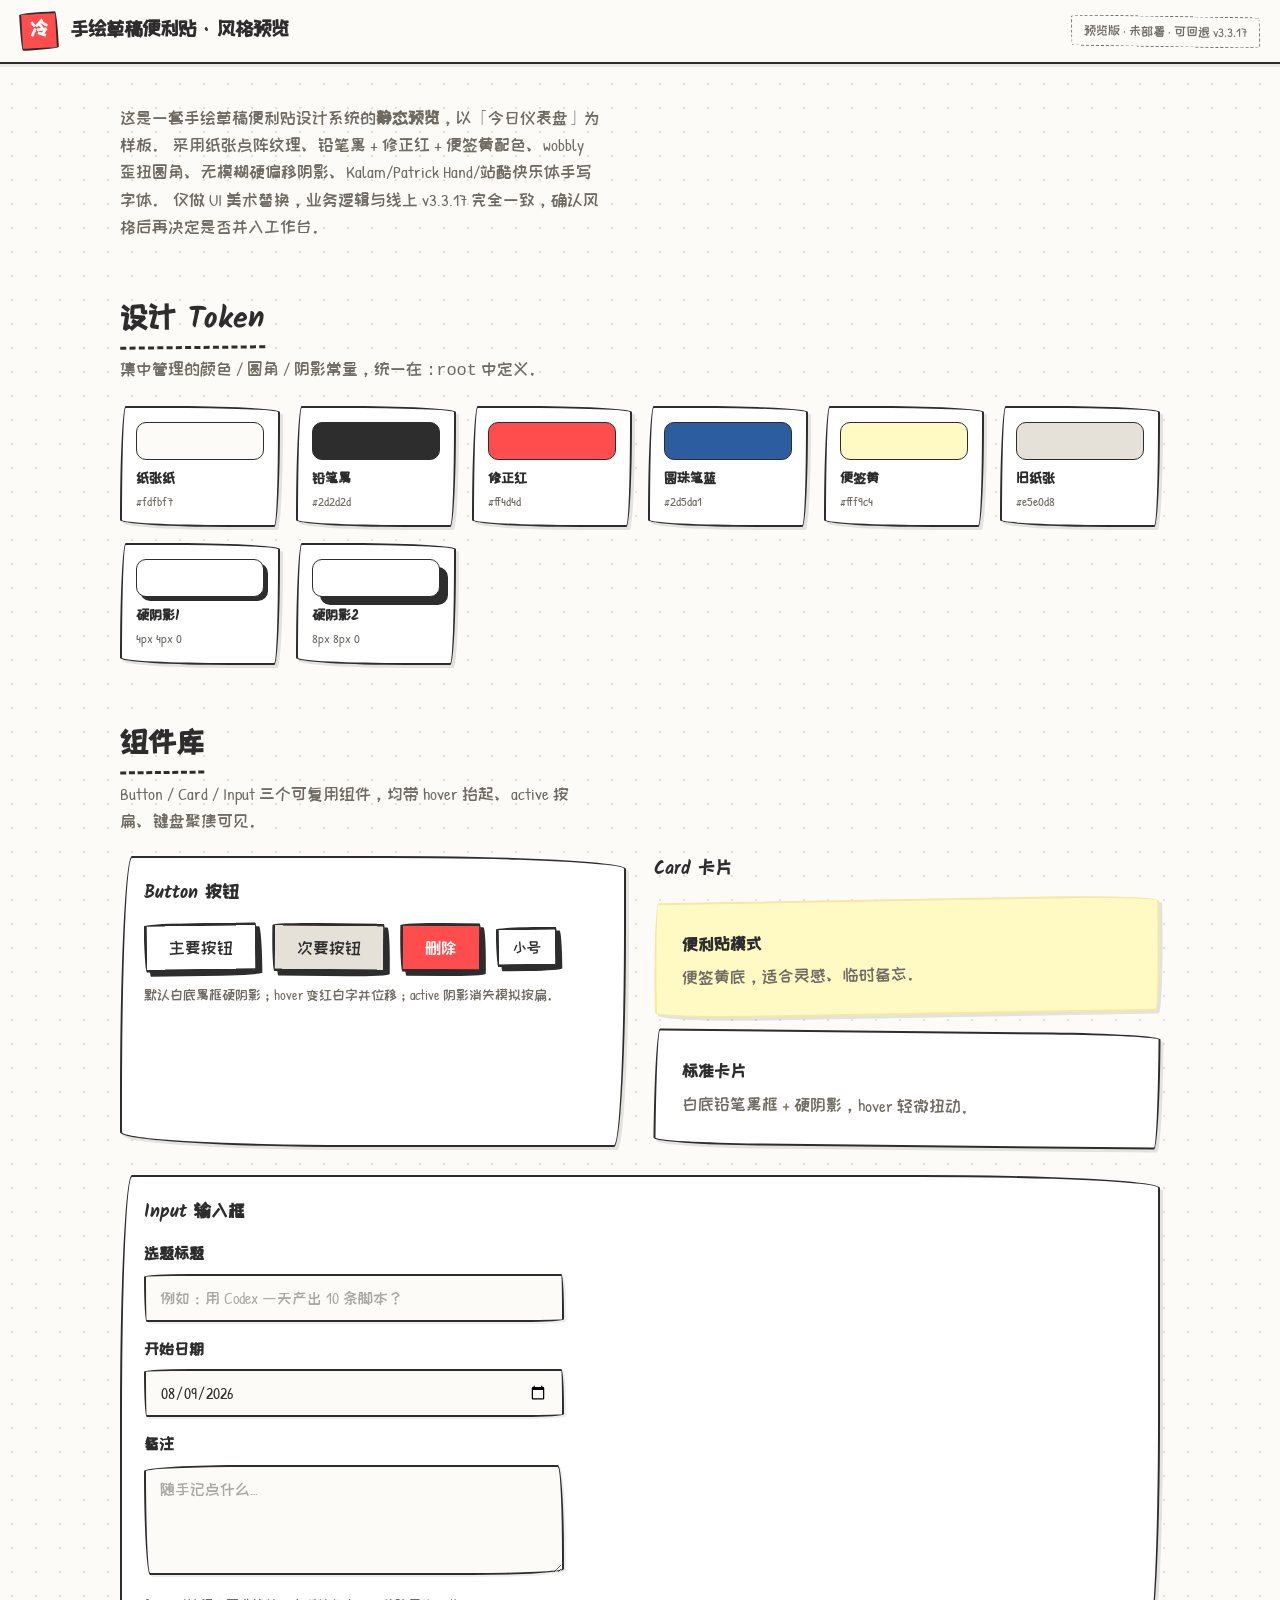
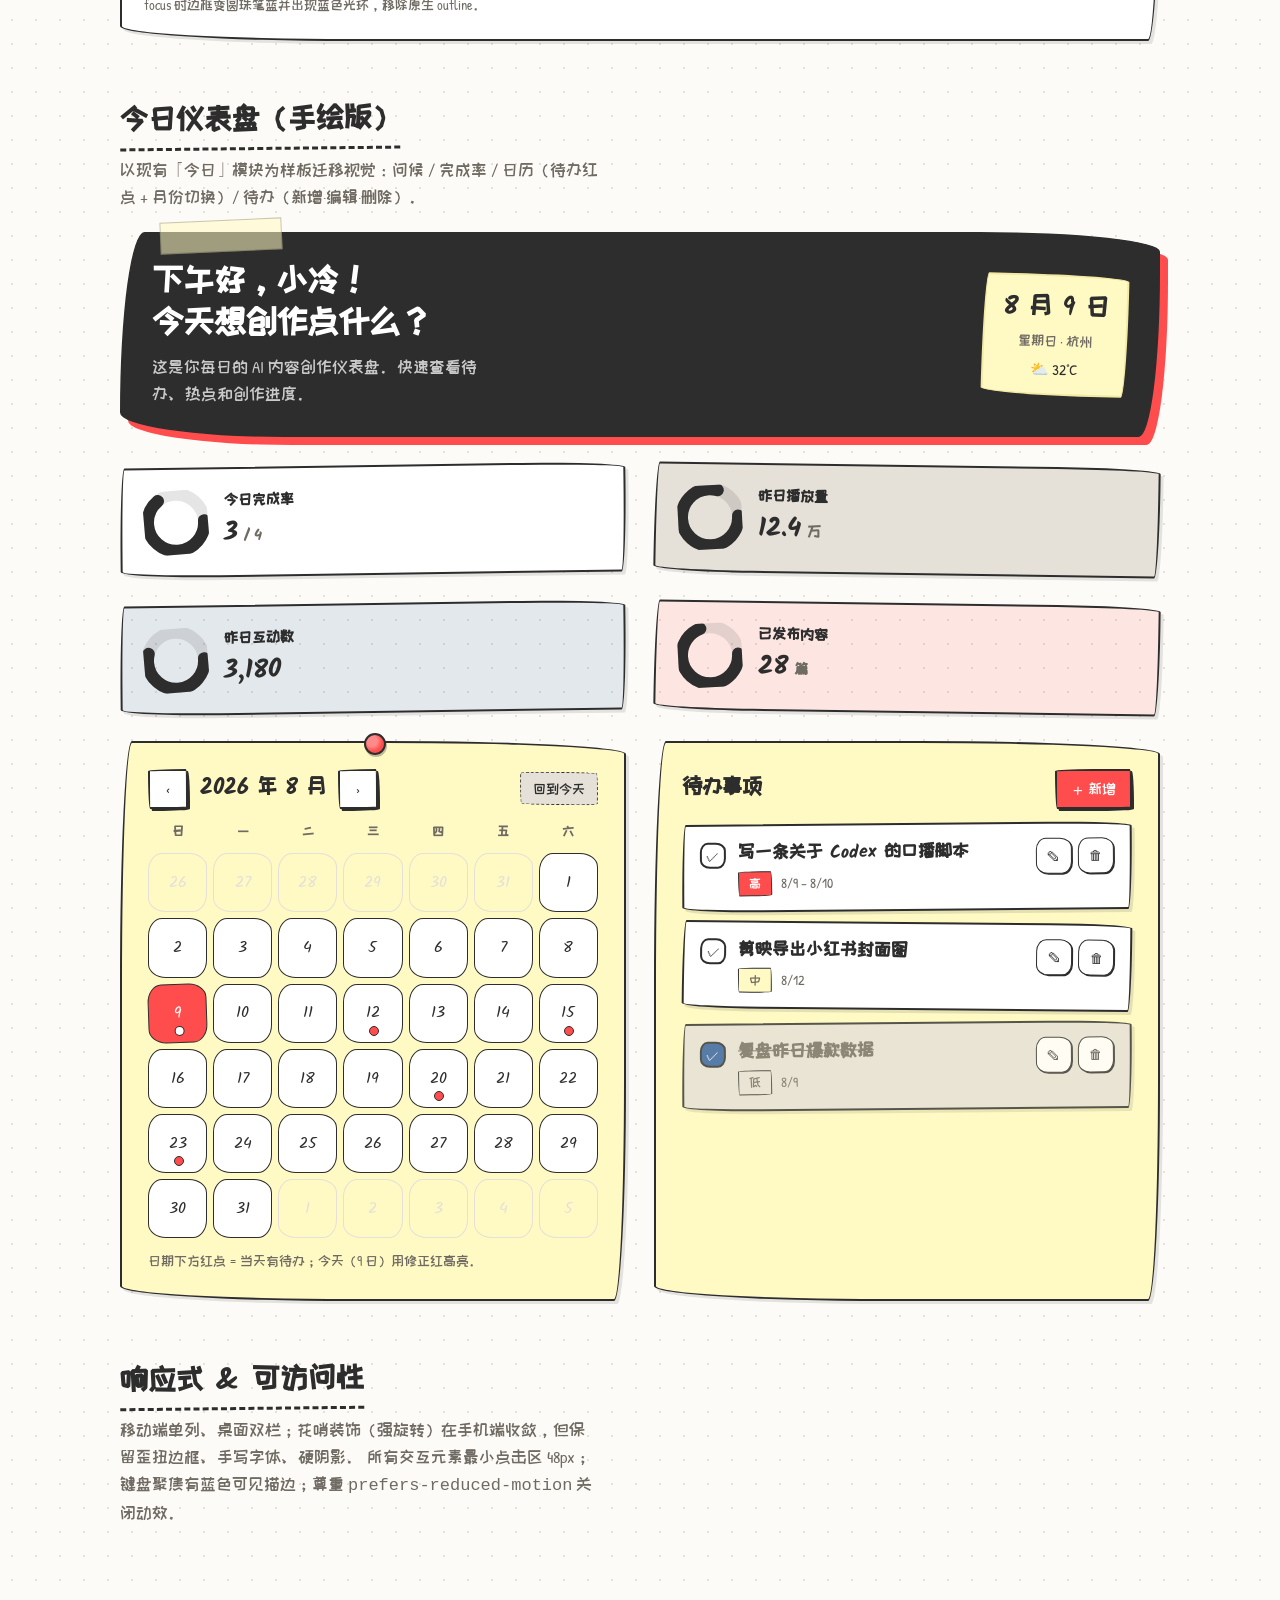
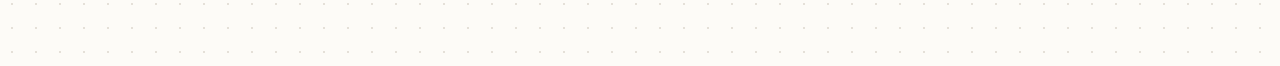
<file: handrawn-preview.html>
<!DOCTYPE html>
<html lang="zh-CN">
<head>
<meta charset="UTF-8">
<meta name="viewport" content="width=device-width, initial-scale=1.0, viewport-fit=cover">
<title>小冷 · 手绘风格预览（v3.3.17-preview）</title>

<!-- 字体：Kalam(Kalam 标题) + Patrick Hand(正文) + ZCOOL KuaiLe(中文手写体) -->
<link rel="preconnect" href="https://fonts.googleapis.com">
<link rel="preconnect" href="https://fonts.gstatic.com" crossorigin>
<link href="https://fonts.googleapis.com/css2?family=Kalam:wght@400;700&family=Patrick+Hand&family=ZCOOL+KuaiLe&display=swap" rel="stylesheet">

<link rel="stylesheet" href="css/handrawn-preview.css">
</head>
<body>

<!-- 顶栏 -->
<header class="preview-topbar">
  <span class="preview-logo">冷</span>
  <h1>手绘草稿便利贴 · 风格预览</h1>
  <span class="preview-tag">预览版 · 未部署 · 可回退 v3.3.17</span>
</header>

<main class="preview-wrap">

  <!-- 说明 -->
  <section class="section" style="margin-top:8px;">
    <p class="section-sub" style="margin-bottom:0;">
      这是一套手绘草稿便利贴设计系统的<strong>静态预览</strong>，以「今日仪表盘」为样板。
      采用纸张点阵纹理、铅笔黑 + 修正红 + 便签黄配色、wobbly 歪扭圆角、无模糊硬偏移阴影、Kalam/Patrick Hand/站酷快乐体手写字体。
      仅做 UI 美术替换，业务逻辑与线上 v3.3.17 完全一致，确认风格后再决定是否并入工作台。
    </p>
  </section>

  <!-- 设计 Token 速览 -->
  <section class="section">
    <h2 class="section-title">设计 Token</h2>
    <p class="section-sub">集中管理的颜色 / 圆角 / 阴影常量，统一在 <code>:root</code> 中定义。</p>
    <div class="token-grid">
      <div class="token"><div class="swatch" style="background:#fdfbf7;"></div><div class="t-name">纸张纸</div><div class="t-val">#fdfbf7</div></div>
      <div class="token"><div class="swatch" style="background:#2d2d2d;"></div><div class="t-name">铅笔黑</div><div class="t-val">#2d2d2d</div></div>
      <div class="token"><div class="swatch" style="background:#ff4d4d;"></div><div class="t-name">修正红</div><div class="t-val">#ff4d4d</div></div>
      <div class="token"><div class="swatch" style="background:#2d5da1;"></div><div class="t-name">圆珠笔蓝</div><div class="t-val">#2d5da1</div></div>
      <div class="token"><div class="swatch" style="background:#fff9c4;"></div><div class="t-name">便签黄</div><div class="t-val">#fff9c4</div></div>
      <div class="token"><div class="swatch" style="background:#e5e0d8;"></div><div class="t-name">旧纸张</div><div class="t-val">#e5e0d8</div></div>
      <div class="token"><div class="swatch" style="background:#fff;box-shadow:4px 4px 0 0 #2d2d2d;"></div><div class="t-name">硬阴影1</div><div class="t-val">4px 4px 0</div></div>
      <div class="token"><div class="swatch" style="background:#fff;box-shadow:8px 8px 0 0 #2d2d2d;"></div><div class="t-name">硬阴影2</div><div class="t-val">8px 8px 0</div></div>
    </div>
  </section>

  <!-- 组件 Demo -->
  <section class="section">
    <h2 class="section-title">组件库</h2>
    <p class="section-sub">Button / Card / Input 三个可复用组件，均带 hover 抬起、active 按扁、键盘聚焦可见。</p>
    <div class="demo-grid">

      <div class="demo-box">
        <h3>Button 按钮</h3>
        <div class="demo-row">
          <button class="btn">主要按钮</button>
          <button class="btn btn--secondary">次要按钮</button>
          <button class="btn btn--danger">删除</button>
          <button class="btn btn--sm">小号</button>
        </div>
        <p class="demo-note">默认白底黑框硬阴影；hover 变红白字并位移；active 阴影消失模拟按扁。</p>
      </div>

      <div class="demo-box card--tape" style="border:none;box-shadow:none;background:transparent;padding:0;">
        <h3 style="font-family:var(--font-title);font-weight:700;font-size:18px;margin-bottom:14px;">Card 卡片</h3>
        <div class="card card--note" style="transform:rotate(-1deg);">
          <strong>便利贴模式</strong>
          <p style="margin-top:6px;color:var(--ink-soft);">便签黄底，适合灵感、临时备忘。</p>
        </div>
        <div class="card" style="margin-top:16px;transform:rotate(0.6deg);">
          <strong>标准卡片</strong>
          <p style="margin-top:6px;color:var(--ink-soft);">白底铅笔黑框 + 硬阴影，hover 轻微扭动。</p>
        </div>
      </div>

      <div class="demo-box" style="grid-column: 1 / -1;">
        <h3>Input 输入框</h3>
        <div style="max-width:420px;">
          <label class="field">
            <span class="field-label">选题标题</span>
            <input class="input" type="text" placeholder="例如：用 Codex 一天产出 10 条脚本？">
          </label>
          <label class="field">
            <span class="field-label">开始日期</span>
            <input class="input" type="date" value="2026-08-09">
          </label>
          <label class="field" style="margin-bottom:0;">
            <span class="field-label">备注</span>
            <textarea class="textarea" placeholder="随手记点什么…"></textarea>
          </label>
        </div>
        <p class="demo-note">focus 时边框变圆珠笔蓝并出现蓝色光环，移除原生 outline。</p>
      </div>

    </div>
  </section>

  <!-- 今日仪表盘 mock -->
  <section class="section">
    <h2 class="section-title">今日仪表盘（手绘版）</h2>
    <p class="section-sub">以现有「今日」模块为样板迁移视觉：问候 / 完成率 / 日历（待办红点 + 月份切换）/ 待办（新增·编辑·删除）。</p>

    <!-- 问候 Hero -->
    <div class="hero">
      <div>
        <div class="hero-greet">下午好，<span class="hero-name">小冷</span>！<br>今天想创作点什么？</div>
        <div class="hero-sub">这是你每日的 AI 内容创作仪表盘。快速查看待办、热点和创作进度。</div>
      </div>
      <div class="hero-date" aria-label="今天日期">
        <div class="d-num">8 月 9 日</div>
        <div class="d-txt">星期日 · 杭州</div>
        <div class="d-weather">⛅ 32°C</div>
      </div>
    </div>

    <!-- 统计卡片 -->
    <div class="stat-grid">
      <div class="stat-card stat-card--white">
        <svg class="stat-ring" viewBox="0 0 36 36" aria-hidden="true">
          <circle class="track" cx="18" cy="18" r="15.9"></circle>
          <circle class="bar" cx="18" cy="18" r="15.9" stroke-dasharray="100" stroke-dashoffset="35"></circle>
        </svg>
        <div class="stat-info">
          <div class="stat-label">今日完成率</div>
          <div class="stat-value">3<span class="unit"> / 4</span></div>
        </div>
      </div>
      <div class="stat-card stat-card--paper">
        <svg class="stat-ring" viewBox="0 0 36 36" aria-hidden="true">
          <circle class="track" cx="18" cy="18" r="15.9"></circle>
          <circle class="bar" cx="18" cy="18" r="15.9" stroke-dasharray="100" stroke-dashoffset="20"></circle>
        </svg>
        <div class="stat-info">
          <div class="stat-label">昨日播放量</div>
          <div class="stat-value">12.4<span class="unit"> 万</span></div>
        </div>
      </div>
      <div class="stat-card stat-card--blue">
        <svg class="stat-ring" viewBox="0 0 36 36" aria-hidden="true">
          <circle class="track" cx="18" cy="18" r="15.9"></circle>
          <circle class="bar" cx="18" cy="18" r="15.9" stroke-dasharray="100" stroke-dashoffset="45"></circle>
        </svg>
        <div class="stat-info">
          <div class="stat-label">昨日互动数</div>
          <div class="stat-value">3,180</div>
        </div>
      </div>
      <div class="stat-card stat-card--red">
        <svg class="stat-ring" viewBox="0 0 36 36" aria-hidden="true">
          <circle class="track" cx="18" cy="18" r="15.9"></circle>
          <circle class="bar" cx="18" cy="18" r="15.9" stroke-dasharray="100" stroke-dashoffset="30"></circle>
        </svg>
        <div class="stat-info">
          <div class="stat-label">已发布内容</div>
          <div class="stat-value">28<span class="unit"> 篇</span></div>
        </div>
      </div>
    </div>

    <!-- 日历 + 待办 -->
    <div class="dash-row">

      <!-- 日历 -->
      <div class="card cal-card card--pin">
        <div class="cal-head">
          <button class="cal-nav" aria-label="上一月">‹</button>
          <span class="cal-title">2026 年 8 月</span>
          <button class="cal-nav" aria-label="下一月">›</button>
          <button class="cal-today-btn">回到今天</button>
        </div>
        <div class="cal-grid">
          <div class="cal-dow">日</div><div class="cal-dow">一</div><div class="cal-dow">二</div><div class="cal-dow">三</div><div class="cal-dow">四</div><div class="cal-dow">五</div><div class="cal-dow">六</div>
          <!-- 8/1 为周六，前置留空 -->
          <div class="cal-cell other">26</div><div class="cal-cell other">27</div><div class="cal-cell other">28</div><div class="cal-cell other">29</div><div class="cal-cell other">30</div><div class="cal-cell other">31</div>
          <div class="cal-cell">1</div><div class="cal-cell">2</div><div class="cal-cell">3</div><div class="cal-cell">4</div><div class="cal-cell">5</div><div class="cal-cell">6</div><div class="cal-cell">7</div><div class="cal-cell">8</div>
          <div class="cal-cell today has-todo">9</div><div class="cal-cell">10</div><div class="cal-cell">11</div><div class="cal-cell has-todo">12</div><div class="cal-cell">13</div><div class="cal-cell">14</div><div class="cal-cell has-todo">15</div>
          <div class="cal-cell">16</div><div class="cal-cell">17</div><div class="cal-cell">18</div><div class="cal-cell">19</div><div class="cal-cell has-todo">20</div><div class="cal-cell">21</div><div class="cal-cell">22</div>
          <div class="cal-cell has-todo">23</div><div class="cal-cell">24</div><div class="cal-cell">25</div><div class="cal-cell">26</div><div class="cal-cell">27</div><div class="cal-cell">28</div><div class="cal-cell">29</div>
          <div class="cal-cell">30</div><div class="cal-cell">31</div><div class="cal-cell other">1</div><div class="cal-cell other">2</div><div class="cal-cell other">3</div><div class="cal-cell other">4</div><div class="cal-cell other">5</div>
        </div>
        <p class="demo-note" style="margin-top:12px;">日期下方红点 = 当天有待办；今天（9 日）用修正红高亮。</p>
      </div>

      <!-- 待办 -->
      <div class="card todo-card">
        <div class="todo-head">
          <span class="panel-title">待办事项</span>
          <button class="todo-add" aria-label="新增待办">＋ 新增</button>
        </div>
        <div class="todo-list">
          <div class="todo-item">
            <button class="todo-check" aria-label="标记完成">✓</button>
            <div class="todo-main">
              <div class="todo-text">写一条关于 Codex 的口播脚本</div>
              <div class="todo-meta"><span class="todo-pill high">高</span> 8/9 – 8/10</div>
            </div>
            <div class="todo-actions">
              <button class="todo-act" aria-label="编辑" title="编辑">✎</button>
              <button class="todo-act danger" aria-label="删除" title="删除">🗑</button>
            </div>
          </div>
          <div class="todo-item">
            <button class="todo-check" aria-label="标记完成">✓</button>
            <div class="todo-main">
              <div class="todo-text">剪映导出小红书封面图</div>
              <div class="todo-meta"><span class="todo-pill mid">中</span> 8/12</div>
            </div>
            <div class="todo-actions">
              <button class="todo-act" aria-label="编辑" title="编辑">✎</button>
              <button class="todo-act danger" aria-label="删除" title="删除">🗑</button>
            </div>
          </div>
          <div class="todo-item done">
            <button class="todo-check" aria-label="已完成">✓</button>
            <div class="todo-main">
              <div class="todo-text">复盘昨日爆款数据</div>
              <div class="todo-meta"><span class="todo-pill low">低</span> 8/9</div>
            </div>
            <div class="todo-actions">
              <button class="todo-act" aria-label="编辑" title="编辑">✎</button>
              <button class="todo-act danger" aria-label="删除" title="删除">🗑</button>
            </div>
          </div>
        </div>
      </div>

    </div>
  </section>

  <!-- 响应式说明 -->
  <section class="section">
    <h2 class="section-title">响应式 &amp; 可访问性</h2>
    <p class="section-sub">
      移动端单列、桌面双栏；花哨装饰（强旋转）在手机端收敛，但保留歪扭边框、手写字体、硬阴影。
      所有交互元素最小点击区 48px；键盘聚焦有蓝色可见描边；尊重 <code>prefers-reduced-motion</code> 关闭动效。
    </p>
  </section>

</main>

</body>
</html>
</file>
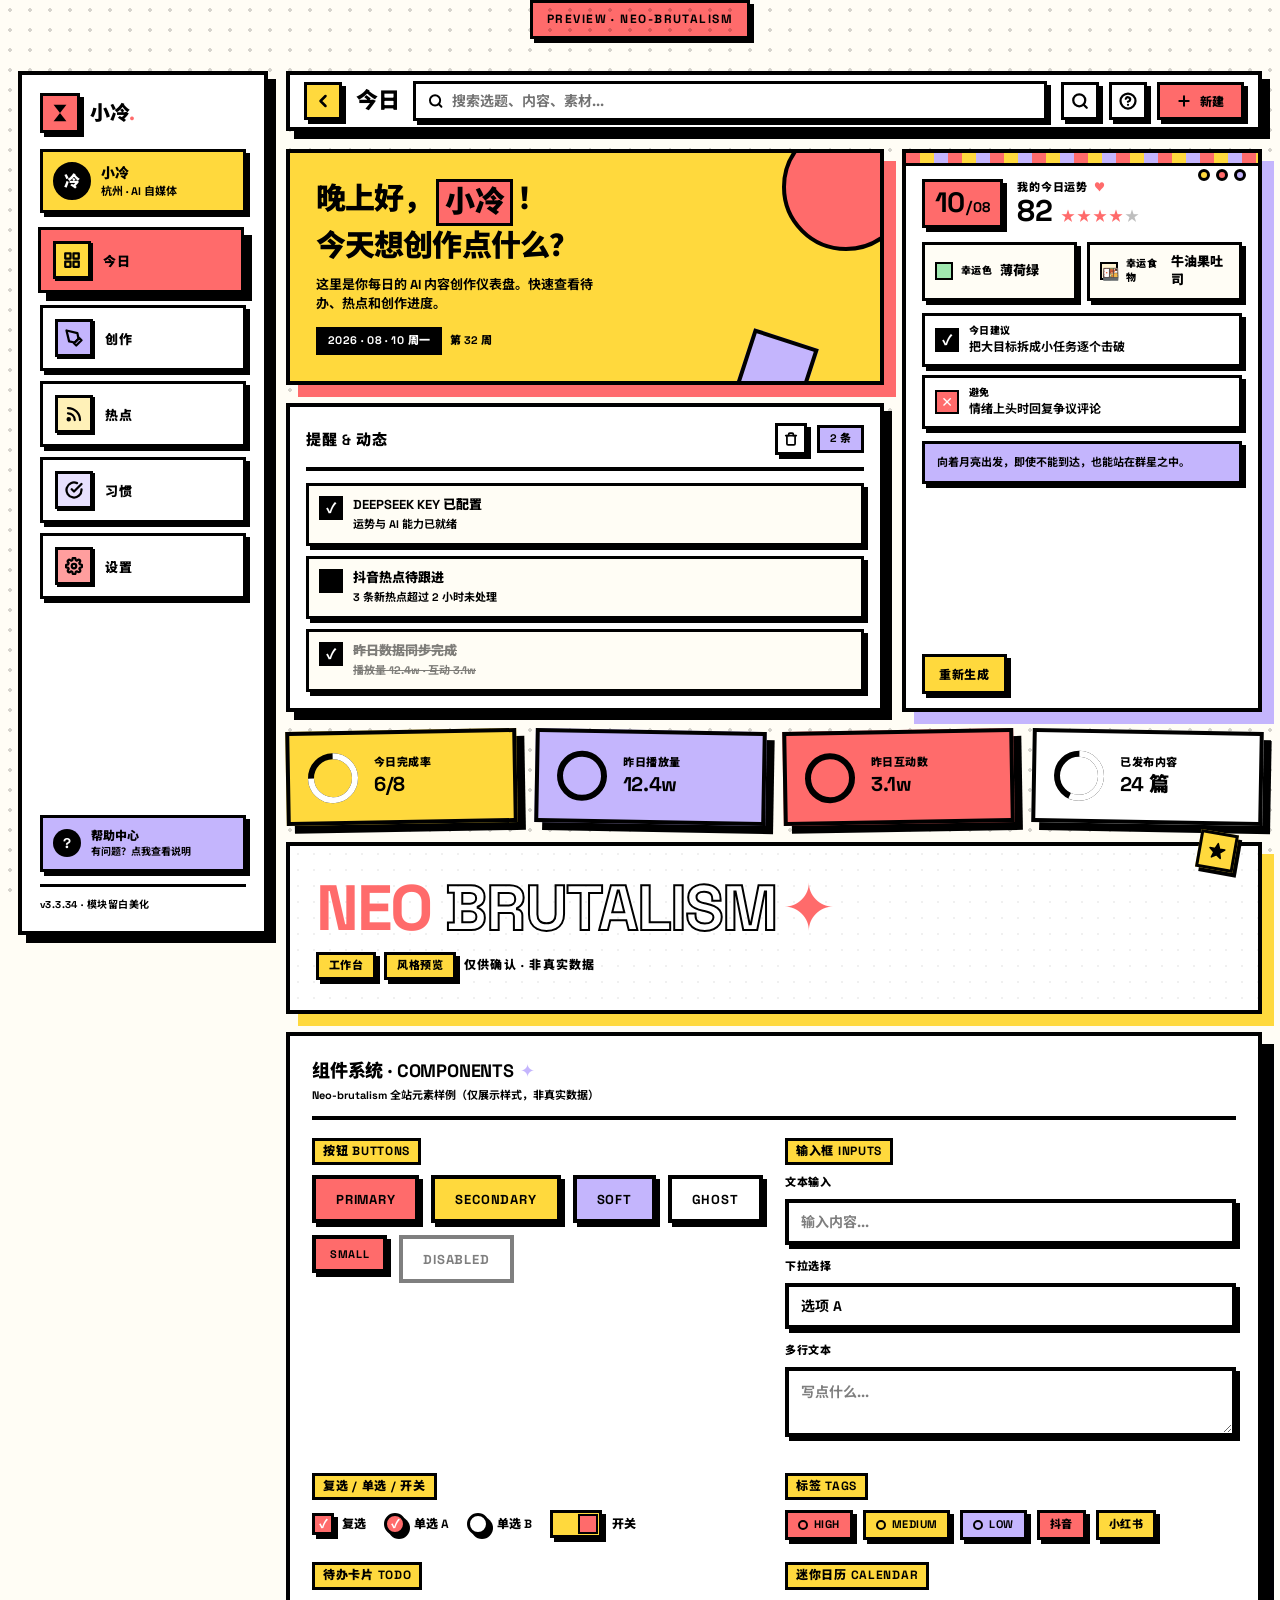
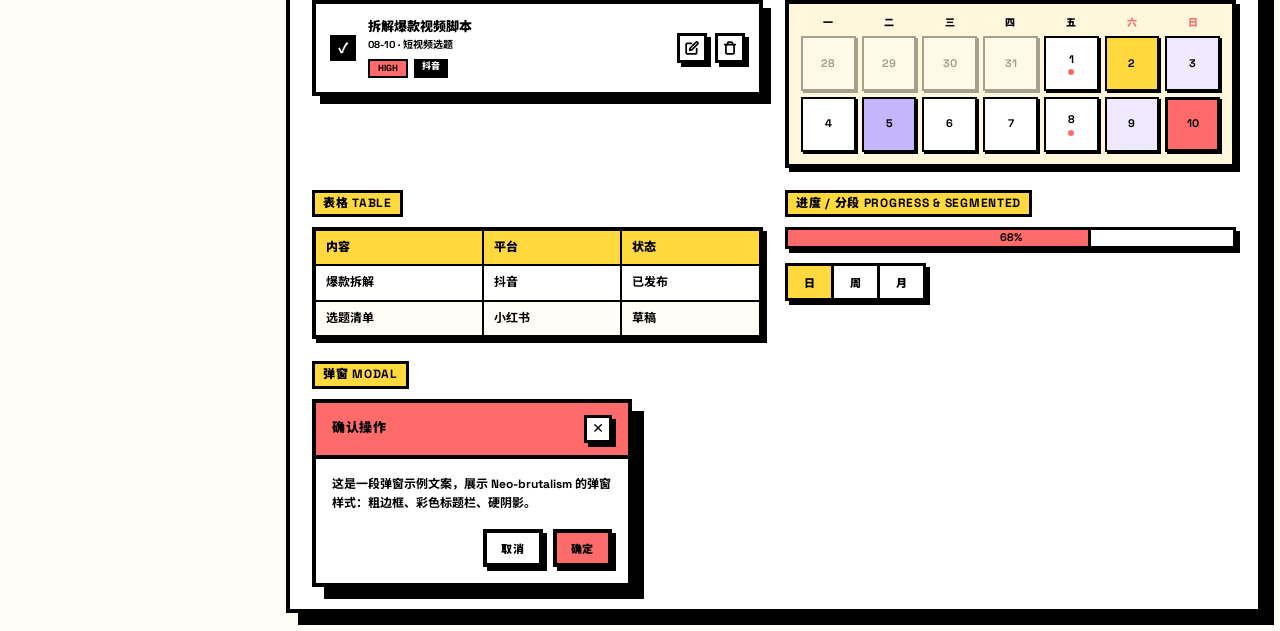
<file: neo-brutalism-preview.html>
<!DOCTYPE html>
<html lang="zh-CN">
<head>
<meta charset="UTF-8">
<meta name="viewport" content="width=device-width, initial-scale=1.0, maximum-scale=5.0">
<title>Neo-brutalism 预览 · 小冷工作台</title>
<link rel="preconnect" href="https://fonts.googleapis.com">
<link rel="preconnect" href="https://fonts.gstatic.com" crossorigin>
<link href="https://fonts.googleapis.com/css2?family=Space+Grotesk:wght@700;900&family=Noto+Sans+SC:wght@700;900&display=swap" rel="stylesheet">
<style>
/* ==========================================================================
   NEO-BRUTALISM PREVIEW  ·  参考 designprompts.dev/neo-brutalism + playful-geometric
   仅用于预览，不动真实项目逻辑
   ========================================================================== */
:root{
  --neo-bg:#FFFDF5;          /* 奶油背景 */
  --neo-ink:#000000;         /* 纯黑：文字/边框/阴影 */
  --neo-accent:#FF6B6B;      /* 热红 主色 */
  --neo-secondary:#FFD93D;   /* 明黄 辅助 */
  --neo-soft:#C4B5FD;        /* 淡紫 柔和 */
  --neo-white:#FFFFFF;       /* 白 */
  --neo-shadow-sm:4px 4px 0 0 #000;
  --neo-shadow-md:8px 8px 0 0 #000;
  --neo-shadow-lg:12px 12px 0 0 #000;
  --neo-radius:0px;          /* 一律直角 */
  --neo-sidebar-w:250px;
  --neo-topbar-h:60px;
  --neo-font:'Space Grotesk','Noto Sans SC',system-ui,sans-serif;
}
*{margin:0;padding:0;box-sizing:border-box}
html{font-size:14px}
body{
  font-family:var(--neo-font);
  font-weight:700;                 /* 正文 bold */
  background-color:var(--neo-bg);
  color:var(--neo-ink);
  line-height:1.45;
  min-height:100vh;
  -webkit-font-smoothing:antialiased;
}
/* 背景半色调点阵纹理 */
body::before{
  content:"";position:fixed;inset:0;z-index:0;pointer-events:none;
  background-image:radial-gradient(rgba(0,0,0,.05) 1.4px, transparent 1.4px);
  background-size:22px 22px;
}
button{font-family:inherit;font-weight:900;cursor:pointer;border:none;background:none;color:inherit}
input,textarea,select{font-family:inherit;font-weight:700;font-size:inherit;color:inherit;border:none;outline:none;background:none}
a{color:inherit;text-decoration:none}
ul,ol{list-style:none}
:focus-visible{outline:3px solid var(--neo-accent);outline-offset:2px}

/* ===== 预览标识 ===== */
.preview-badge{
  position:fixed;top:14px;left:14px;z-index:999;
  background:var(--neo-accent);color:#000;
  border:3px solid #000;box-shadow:var(--neo-shadow-sm);
  padding:8px 14px;font-weight:900;letter-spacing:.12em;font-size:12px;text-transform:uppercase;
  transform:rotate(-2deg);
}

/* ===== 浮动装饰（Playful geometric） ===== */
.deco{position:fixed;z-index:1;pointer-events:none}
.deco-star{top:110px;right:56px;width:56px;height:56px;color:var(--neo-secondary);transform:rotate(12deg)}
.deco-star2{bottom:90px;left:290px;width:42px;height:42px;color:var(--neo-accent);transform:rotate(-18deg)}
.deco-plus{top:60px;right:280px;width:34px;height:34px;color:#000;transform:rotate(8deg)}
.deco-circle{bottom:140px;right:90px;width:70px;height:70px;border:5px solid var(--neo-soft);border-radius:50%}
.deco-tri{top:300px;left:40px;width:0;height:0;border-left:20px solid transparent;border-right:20px solid transparent;border-bottom:34px solid var(--neo-secondary);transform:rotate(14deg)}
.deco-arrow{bottom:60px;right:220px;width:60px;height:60px;color:#000;transform:rotate(8deg)}

/* ===== App 布局 ===== */
.app{
  position:relative;z-index:2;
  max-width:1440px;margin:0 auto;
  display:grid;grid-template-columns:var(--neo-sidebar-w) 1fr;gap:18px;
  padding:18px;min-height:100vh;
}

/* ===== Sidebar ===== */
.sidebar{
  background:var(--neo-white);
  border:4px solid #000;box-shadow:var(--neo-shadow-md);border-radius:0;
  padding:18px;display:flex;flex-direction:column;gap:16px;
  position:sticky;top:18px;align-self:start;height:calc(100vh - 36px);overflow:auto;
}
.sidebar-header{display:flex;align-items:center;gap:10px}
.sidebar-logo{width:40px;height:40px;background:var(--neo-accent);border:3px solid #000;display:flex;align-items:center;justify-content:center;box-shadow:var(--neo-shadow-sm)}
.sidebar-title{font-weight:900;font-size:20px;letter-spacing:-.02em;text-transform:uppercase}
.sidebar-title .dot{color:var(--neo-accent)}
.sidebar-profile{display:flex;align-items:center;gap:10px;background:var(--neo-secondary);border:3px solid #000;padding:10px;box-shadow:var(--neo-shadow-sm)}
.avatar{width:38px;height:38px;background:#000;color:#fff;display:flex;align-items:center;justify-content:center;font-weight:900;font-size:16px;border:2px solid #000;border-radius:50%}
.profile-name{font-weight:900;font-size:14px}
.profile-desc{font-size:11px;font-weight:700}
.sidebar-nav{display:flex;flex-direction:column;gap:10px}
.nav-item{
  display:flex;align-items:center;gap:12px;width:100%;
  padding:11px 12px;background:var(--neo-white);
  border:3px solid #000;border-radius:0;box-shadow:var(--neo-shadow-sm);
  font-weight:900;text-transform:uppercase;letter-spacing:.06em;font-size:13px;
  transition:transform .1s linear,box-shadow .1s linear,background .1s linear;
}
.nav-item svg{width:18px;height:18px;flex-shrink:0}
.nav-item:hover{transform:translate(-2px,-2px);box-shadow:var(--neo-shadow-md)}
.nav-item:active{transform:translate(2px,2px);box-shadow:none}
.nav-item.active{background:var(--neo-accent);transform:translate(-2px,-2px);box-shadow:var(--neo-shadow-md)}
.sidebar-footer{margin-top:auto;display:flex;flex-direction:column;gap:12px}
.help-center-card{display:flex;align-items:center;gap:10px;background:var(--neo-soft);border:3px solid #000;padding:10px;box-shadow:var(--neo-shadow-sm)}
.help-center-icon{width:28px;height:28px;background:#000;color:#fff;display:flex;align-items:center;justify-content:center;font-weight:900;border-radius:50%}
.help-center-title{font-weight:900;font-size:12px;text-transform:uppercase}
.help-center-desc{font-size:10px;font-weight:700}
.sidebar-version-row{display:flex;align-items:center;justify-content:space-between;gap:8px;border-top:3px solid #000;padding-top:10px}
.sidebar-version{font-size:10px;font-weight:700;letter-spacing:.04em}
.sound-wave{display:flex;gap:3px;align-items:flex-end;height:16px}
.wave-bar{width:3px;background:#000;animation:wave 1s linear infinite}
.wave-bar:nth-child(2){animation-delay:.15s}.wave-bar:nth-child(3){animation-delay:.3s}
.wave-bar:nth-child(4){animation-delay:.45s}.wave-bar:nth-child(5){animation-delay:.6s}.wave-bar:nth-child(6){animation-delay:.75s}
@keyframes wave{0%,100%{height:4px}50%{height:16px}}

/* ===== Main / Topbar ===== */
.main-content{display:flex;flex-direction:column;gap:18px;min-width:0}
.topbar{display:flex;align-items:center;gap:14px;background:var(--neo-white);border:4px solid #000;box-shadow:var(--neo-shadow-md);border-radius:0;padding:10px 14px;height:var(--neo-topbar-h)}
.topbar-back{width:38px;height:38px;background:var(--neo-secondary);border:3px solid #000;display:flex;align-items:center;justify-content:center;box-shadow:var(--neo-shadow-sm);transition:transform .1s linear,box-shadow .1s linear}
.topbar-back:active{transform:translate(2px,2px);box-shadow:none}
.topbar-title{font-weight:900;font-size:22px;text-transform:uppercase;letter-spacing:-.02em}
.topbar-search{flex:1;display:flex;align-items:center;gap:8px;background:var(--neo-white);border:3px solid #000;padding:8px 12px;box-shadow:var(--neo-shadow-sm);min-width:0}
.topbar-search input{width:100%;background:transparent;font-weight:700}
.topbar-search input::placeholder{color:#000;opacity:.55;font-weight:700}
.topbar-actions{display:flex;align-items:center;gap:10px}
.icon-btn{width:38px;height:38px;background:var(--neo-white);border:3px solid #000;display:flex;align-items:center;justify-content:center;box-shadow:var(--neo-shadow-sm);transition:transform .1s linear,box-shadow .1s linear}
.icon-btn:hover{transform:translate(-2px,-2px);box-shadow:var(--neo-shadow-md)}
.icon-btn:active{transform:translate(2px,2px);box-shadow:none}
.topbar-add-btn{display:flex;align-items:center;gap:8px;background:var(--neo-accent);border:3px solid #000;box-shadow:var(--neo-shadow-sm);padding:0 16px;height:38px;font-weight:900;text-transform:uppercase;letter-spacing:.06em;font-size:12px;transition:transform .1s linear,box-shadow .1s linear}
.topbar-add-btn:active{transform:translate(2px,2px);box-shadow:none}

/* ===== Page ===== */
.page-container{display:flex;flex-direction:column;gap:18px}
.today-page{display:flex;flex-direction:column;gap:18px}

/* Hero */
.today-hero{display:grid;grid-template-columns:1fr 360px;gap:18px;align-items:stretch}
.hero-left-stack{display:flex;flex-direction:column;gap:18px;min-width:0}
.hero-greeting{background:var(--neo-secondary);border:4px solid #000;border-radius:0;box-shadow:var(--neo-shadow-lg);padding:26px;display:flex;flex-direction:column;justify-content:space-between;min-height:170px;position:relative;overflow:hidden}
.hero-greeting::after{content:"";position:absolute;right:-30px;top:-30px;width:120px;height:120px;background:var(--neo-accent);border:4px solid #000;border-radius:50%}
.hero-greeting::before{content:"";position:absolute;right:70px;bottom:-24px;width:60px;height:60px;background:var(--neo-soft);border:4px solid #000;transform:rotate(18deg)}
.greeting-text{font-weight:900;font-size:30px;line-height:1.15;letter-spacing:-.03em;text-transform:uppercase;position:relative;z-index:1}
.greeting-text .accent{background:var(--neo-accent);padding:0 6px;border:3px solid #000;box-shadow:var(--neo-shadow-sm);display:inline-block;transform:rotate(-1deg)}
.greeting-sub{font-size:13px;font-weight:700;margin-top:10px;max-width:300px;position:relative;z-index:1}
.greeting-date{font-size:11px;font-weight:900;margin-top:14px;position:relative;z-index:1;display:flex;align-items:center;gap:8px;flex-wrap:wrap}
.greeting-date .date-badge{background:#000;color:#fff;padding:4px 10px;border:2px solid #000;letter-spacing:.04em}

/* Alerts panel */
.today-alerts-panel{background:var(--neo-white);border:4px solid #000;border-radius:0;box-shadow:var(--neo-shadow-md);padding:16px;flex:1;min-height:0}
.panel-header{display:flex;align-items:center;justify-content:space-between;gap:10px;padding-bottom:12px;border-bottom:4px solid #000;margin-bottom:12px}
.panel-title{font-weight:900;font-size:15px;text-transform:uppercase;letter-spacing:.04em}
.panel-actions{display:flex;align-items:center;gap:10px}
.panel-count{background:var(--neo-soft);border:3px solid #000;padding:3px 10px;font-weight:900;font-size:11px;text-transform:uppercase}
.panel-icon-btn{width:32px;height:32px;background:var(--neo-white);border:3px solid #000;display:flex;align-items:center;justify-content:center;box-shadow:var(--neo-shadow-sm);transition:transform .1s linear,box-shadow .1s linear}
.panel-icon-btn:active{transform:translate(2px,2px);box-shadow:none}
.alert-list{display:flex;flex-direction:column;gap:10px}
.alert-item{display:flex;gap:10px;align-items:flex-start;background:var(--neo-bg);border:3px solid #000;padding:10px;box-shadow:var(--neo-shadow-sm);transition:transform .1s linear}
.alert-item:hover{transform:translate(-2px,-2px)}
.alert-check{width:24px;height:24px;flex-shrink:0;background:#000;color:#fff;display:flex;align-items:center;justify-content:center;border:2px solid #000;font-weight:900}
.alert-title{font-weight:900;font-size:13px;text-transform:uppercase}
.alert-desc{font-size:11px;font-weight:700;margin-top:2px}
.alert-item.done .alert-title,.alert-item.done .alert-desc{opacity:.5;text-decoration:line-through}

/* Fortune panel */
.today-fortune-panel{background:var(--neo-white);border:4px solid #000;border-radius:0;box-shadow:var(--neo-shadow-lg);padding:18px 16px 14px;position:relative;overflow:hidden;display:flex;flex-direction:column}
.today-fortune-panel::before{content:"";position:absolute;left:0;right:0;top:0;height:10px;background:repeating-linear-gradient(90deg,var(--neo-accent) 0 14px,var(--neo-secondary) 14px 28px,var(--neo-soft) 28px 42px);border-bottom:3px solid #000}
.fortune-rings{position:absolute;top:16px;right:12px;display:flex;gap:6px;z-index:0}
.fortune-ring{width:12px;height:12px;border:3px solid #000;border-radius:50%;background:var(--neo-secondary)}
.fortune-ring:nth-child(2){background:var(--neo-accent)}
.fortune-ring:nth-child(3){background:var(--neo-soft)}
.fortune-header{display:flex;align-items:center;gap:14px;margin-top:8px;margin-bottom:14px;position:relative;z-index:1}
.fortune-date{display:flex;align-items:baseline;background:var(--neo-accent);border:3px solid #000;box-shadow:var(--neo-shadow-sm);padding:6px 10px}
.fortune-date-day{font-size:28px;font-weight:900;line-height:1;letter-spacing:-.02em}
.fortune-date-sep{font-size:16px;font-weight:900;margin:0 1px}
.fortune-date-month{font-size:14px;font-weight:900}
.fortune-label{font-size:11px;font-weight:900;text-transform:uppercase;letter-spacing:.08em}
.fortune-score-row{display:flex;align-items:baseline;gap:8px}
.fortune-score{font-size:30px;font-weight:900;line-height:1}
.fortune-stars{display:flex;gap:2px;font-size:14px}
.fortune-star{color:#000;opacity:.25}
.fortune-star.filled{opacity:1;color:var(--neo-accent)}
.fortune-body{flex:1;display:flex;flex-direction:column;gap:12px}
.fortune-row{display:grid;grid-template-columns:1fr 1fr;gap:10px}
.fortune-chip{background:var(--neo-bg);border:3px solid #000;padding:8px 10px;display:flex;align-items:center;gap:8px;min-width:0;box-shadow:var(--neo-shadow-sm)}
.fortune-chip-icon{width:18px;height:18px;flex-shrink:0;border:2px solid #000}
.fortune-chip-label{font-size:10px;font-weight:900;text-transform:uppercase;letter-spacing:.04em}
.fortune-chip-value{font-size:13px;font-weight:900}
.fortune-tips{display:flex;flex-direction:column;gap:8px}
.fortune-tip{display:flex;align-items:center;gap:10px;background:var(--neo-white);border:3px solid #000;padding:8px 10px;box-shadow:var(--neo-shadow-sm)}
.fortune-tip-icon{width:24px;height:24px;flex-shrink:0;display:flex;align-items:center;justify-content:center;font-weight:900;color:#fff;border:2px solid #000}
.fortune-tip-do{background:#000}
.fortune-tip-dont{background:var(--neo-accent)}
.fortune-tip-label{display:block;font-size:10px;font-weight:900;text-transform:uppercase;letter-spacing:.04em}
.fortune-tip-value{display:block;font-size:12px;font-weight:700}
.fortune-quote{font-size:11px;font-weight:700;line-height:1.5;padding:10px 12px;background:var(--neo-soft);border:3px solid #000;box-shadow:var(--neo-shadow-sm)}
.fortune-refresh-btn{margin-top:auto;align-self:flex-start;background:var(--neo-secondary);border:3px solid #000;box-shadow:var(--neo-shadow-sm);padding:8px 14px;font-weight:900;text-transform:uppercase;letter-spacing:.06em;font-size:12px;transition:transform .1s linear,box-shadow .1s linear}
.fortune-refresh-btn:active{transform:translate(2px,2px);box-shadow:none}

/* Stat cards */
.today-stats{display:grid;grid-template-columns:repeat(4,1fr);gap:18px}
.stat-card{background:var(--neo-white);border:4px solid #000;border-radius:0;box-shadow:var(--neo-shadow-md);padding:16px;display:flex;align-items:center;gap:14px;transition:transform .12s linear,box-shadow .12s linear}
.stat-card:hover{transform:translateY(-8px);box-shadow:var(--neo-shadow-lg)}
.stat-card:nth-child(1){background:var(--neo-secondary);transform:rotate(-1deg)}
.stat-card:nth-child(2){background:var(--neo-soft);transform:rotate(1deg)}
.stat-card:nth-child(3){background:var(--neo-accent);transform:rotate(-1deg)}
.stat-card:nth-child(4){background:var(--neo-white);transform:rotate(1deg)}
.stat-card:nth-child(1):hover,.stat-card:nth-child(2):hover,.stat-card:nth-child(3):hover,.stat-card:nth-child(4):hover{transform:rotate(0) translateY(-8px)}
.progress-ring{width:54px;height:54px;flex-shrink:0}
.stat-label{font-size:11px;font-weight:900;text-transform:uppercase;letter-spacing:.04em}
.stat-value{font-size:20px;font-weight:900;letter-spacing:-.02em}

/* ===== 大描边标题横幅 ===== */
.display-banner{background:var(--neo-white);border:4px solid #000;border-radius:0;box-shadow:var(--neo-shadow-lg);padding:30px 26px;position:relative;overflow:hidden}
.display-banner::before{content:"";position:absolute;inset:0;background-image:radial-gradient(rgba(0,0,0,.06) 1.5px, transparent 1.5px);background-size:16px 16px;pointer-events:none}
.display-title{font-size:clamp(34px,6vw,64px);font-weight:900;line-height:1;letter-spacing:-.03em;text-transform:uppercase;position:relative;z-index:1}
.display-title .fill{color:var(--neo-accent)}
.display-title .outline{-webkit-text-stroke:2px #000;color:transparent}
.display-sub{font-size:12px;font-weight:900;text-transform:uppercase;letter-spacing:.1em;margin-top:12px;position:relative;z-index:1}
.display-sub .tag{background:var(--neo-secondary);border:3px solid #000;padding:3px 10px;box-shadow:var(--neo-shadow-sm);margin-right:8px}

/* ===== 组件样板 ===== */
.specimen{background:var(--neo-white);border:4px solid #000;border-radius:0;box-shadow:var(--neo-shadow-lg);padding:22px}
.specimen-title{font-weight:900;font-size:18px;text-transform:uppercase;letter-spacing:-.01em;margin-bottom:4px}
.specimen-sub{font-size:11px;font-weight:700;margin-bottom:18px;border-bottom:4px solid #000;padding-bottom:12px}
.specimen-grid{display:grid;grid-template-columns:repeat(2,1fr);gap:22px}
.specimen-block h4{font-size:12px;font-weight:900;text-transform:uppercase;letter-spacing:.06em;margin-bottom:10px;background:var(--neo-secondary);display:inline-block;padding:2px 8px;border:3px solid #000}
.btn-row{display:flex;flex-wrap:wrap;gap:12px}
.btn{height:48px;padding:0 20px;display:inline-flex;align-items:center;gap:8px;background:var(--neo-accent);border:4px solid #000;box-shadow:var(--neo-shadow-sm);font-weight:900;text-transform:uppercase;letter-spacing:.06em;font-size:13px;color:#000;transition:transform .1s linear,box-shadow .1s linear}
.btn:hover{transform:translate(-2px,-2px);box-shadow:var(--neo-shadow-md)}
.btn:active{transform:translate(2px,2px);box-shadow:none}
.btn-primary{background:var(--neo-accent)}
.btn-secondary{background:var(--neo-secondary)}
.btn-soft{background:var(--neo-soft)}
.btn-ghost{background:var(--neo-white)}
.btn-sm{height:38px;padding:0 14px;font-size:11px}
.btn[disabled]{opacity:.5;cursor:not-allowed;box-shadow:none}
.field{display:flex;flex-direction:column;gap:8px;margin-bottom:14px}
.field label{font-size:11px;font-weight:900;text-transform:uppercase;letter-spacing:.06em}
.input,.select,.textarea{background:var(--neo-white);border:4px solid #000;border-radius:0;padding:10px 12px;font-weight:700;box-shadow:var(--neo-shadow-sm);transition:background .1s linear,box-shadow .1s linear}
.input::placeholder,.textarea::placeholder{color:#000;opacity:.5;font-weight:700}
.input:focus-visible,.select:focus-visible,.textarea:focus-visible{background:var(--neo-secondary);box-shadow:var(--neo-shadow-md);outline:none}
.select{appearance:none}
.textarea{min-height:70px;resize:vertical}
.check-row{display:flex;gap:18px;flex-wrap:wrap}
.check{display:inline-flex;align-items:center;gap:8px;font-weight:900;font-size:12px;text-transform:uppercase;cursor:pointer}
.check input{position:absolute;opacity:0;width:0;height:0}
.check .box{width:22px;height:22px;background:var(--neo-white);border:3px solid #000;box-shadow:var(--neo-shadow-sm);display:flex;align-items:center;justify-content:center;color:#fff;transition:background .1s linear}
.check input:checked + .box{background:var(--neo-accent)}
.check input:checked + .box::after{content:"✓";font-weight:900}
.check.radio .box{border-radius:50%}
.toggle{display:inline-flex;align-items:center;gap:10px;font-weight:900;font-size:12px;text-transform:uppercase;cursor:pointer}
.toggle input{position:absolute;opacity:0;width:0;height:0}
.toggle .track{width:52px;height:28px;background:var(--neo-white);border:3px solid #000;box-shadow:var(--neo-shadow-sm);position:relative;transition:background .1s linear}
.toggle .knob{position:absolute;top:1px;left:1px;width:20px;height:20px;background:#000;border:2px solid #000;transition:transform .15s linear}
.toggle input:checked + .track{background:var(--neo-secondary)}
.toggle input:checked + .track .knob{transform:translateX(24px);background:var(--neo-accent)}

.tag-row{display:flex;flex-wrap:wrap;gap:10px}
.tag{display:inline-flex;align-items:center;gap:6px;background:var(--neo-soft);border:3px solid #000;box-shadow:var(--neo-shadow-sm);padding:4px 10px;font-weight:900;font-size:11px;text-transform:uppercase;letter-spacing:.04em}
.tag-red{background:var(--neo-accent)}
.tag-yellow{background:var(--neo-secondary)}
.tag-dot{width:10px;height:10px;border:2px solid #000;border-radius:50%}

.todo-card{background:var(--neo-white);border:4px solid #000;box-shadow:var(--neo-shadow-md);padding:14px;display:flex;align-items:center;gap:12px}
.todo-check{width:26px;height:26px;flex-shrink:0;background:#000;color:#fff;display:flex;align-items:center;justify-content:center;border:2px solid #000;font-weight:900}
.todo-main{flex:1;min-width:0}
.todo-text{font-weight:900;font-size:13px;text-transform:uppercase}
.todo-meta{font-size:10px;font-weight:700;margin-top:2px}
.todo-tags{display:flex;gap:6px;margin-top:6px}
.todo-pill{background:var(--neo-accent);border:2px solid #000;padding:1px 8px;font-size:9px;font-weight:900;text-transform:uppercase}
.todo-pill.medium{background:var(--neo-secondary)}
.todo-pill.low{background:var(--neo-soft)}
.todo-source{font-size:9px;font-weight:900;background:#000;color:#fff;padding:1px 8px}
.todo-action-btn{width:30px;height:30px;background:var(--neo-white);border:3px solid #000;display:flex;align-items:center;justify-content:center;box-shadow:var(--neo-shadow-sm);transition:transform .1s linear,box-shadow .1s linear}
.todo-action-btn:active{transform:translate(2px,2px);box-shadow:none}

/* Calendar mini */
.cal{border:4px solid #000;box-shadow:var(--neo-shadow-sm);background:var(--neo-white);padding:12px}
.cal-head{display:grid;grid-template-columns:repeat(7,1fr);gap:6px;margin-bottom:6px}
.cal-head span{font-size:10px;font-weight:900;text-transform:uppercase;text-align:center;letter-spacing:.02em}
.cal-grid{display:grid;grid-template-columns:repeat(7,1fr);gap:6px}
.cal-cell{aspect-ratio:1;display:flex;align-items:center;justify-content:center;border:2px solid #000;background:var(--neo-white);font-weight:900;font-size:11px;box-shadow:2px 2px 0 0 #000}
.cal-cell.dim{opacity:.35}
.cal-cell.today{background:var(--neo-accent);color:#000;border:3px solid #000}
.cal-cell.mark{background:var(--neo-secondary)}

/* Table */
.neo-table{width:100%;border:4px solid #000;box-shadow:var(--neo-shadow-sm);border-collapse:collapse;background:var(--neo-white);font-size:12px}
.neo-table th{background:var(--neo-secondary);border:2px solid #000;padding:8px 10px;text-align:left;font-weight:900;text-transform:uppercase;letter-spacing:.04em}
.neo-table td{border:2px solid #000;padding:8px 10px;font-weight:700}
.neo-table tr:nth-child(even) td{background:var(--neo-bg)}

/* Progress bar */
.progress{height:22px;background:var(--neo-white);border:3px solid #000;box-shadow:var(--neo-shadow-sm);position:relative}
.progress .bar{height:100%;background:var(--neo-accent);border-right:3px solid #000;width:68%}
.progress .pct{position:absolute;inset:0;display:flex;align-items:center;justify-content:center;font-weight:900;font-size:11px}

/* Segmented control */
.seg{display:inline-flex;border:3px solid #000;box-shadow:var(--neo-shadow-sm);background:var(--neo-white)}
.seg button{padding:8px 16px;font-weight:900;text-transform:uppercase;font-size:11px;border-right:3px solid #000;background:var(--neo-white);transition:background .1s linear}
.seg button:last-child{border-right:none}
.seg button.active{background:var(--neo-secondary)}
.seg button:active{transform:none}

/* Modal sample */
.neo-modal{border:4px solid #000;box-shadow:var(--neo-shadow-lg);background:var(--neo-white);width:100%;max-width:320px}
.neo-modal .modal-head{background:var(--neo-accent);border-bottom:4px solid #000;padding:12px 16px;display:flex;align-items:center;justify-content:space-between}
.neo-modal .modal-head .t{font-weight:900;text-transform:uppercase;font-size:13px;letter-spacing:.04em}
.neo-modal .modal-head .x{width:28px;height:28px;background:var(--neo-white);border:3px solid #000;display:flex;align-items:center;justify-content:center;font-weight:900;box-shadow:var(--neo-shadow-sm)}
.neo-modal .modal-body{padding:16px;font-weight:700;font-size:12px;line-height:1.6}
.neo-modal .modal-foot{padding:0 16px 16px;display:flex;gap:10px;justify-content:flex-end}

/* Toast */
.neo-toast{position:fixed;bottom:24px;left:50%;transform:translateX(-50%) rotate(-1deg);z-index:900;background:#000;color:#fff;border:4px solid #000;box-shadow:var(--neo-shadow-md);padding:14px 22px;font-weight:900;text-transform:uppercase;letter-spacing:.06em;font-size:13px;display:flex;align-items:center;gap:12px}
.neo-toast .toast-dot{width:14px;height:14px;background:var(--neo-secondary);border:2px solid #fff;border-radius:50%}

/* ===== 反馈调整：底板波点更清晰 + 彩色阴影 + 防超框/遮盖 ===== */
html,body{overflow-x:hidden}
body::before{background-image:radial-gradient(rgba(0,0,0,.16) 2px, transparent 2px);background-size:20px 20px}

/* 彩色硬阴影（playful 风格） */
.hero-greeting{box-shadow:12px 12px 0 0 #FF6B6B}
.today-fortune-panel{box-shadow:12px 12px 0 0 #C4B5FD}
.display-banner{box-shadow:12px 12px 0 0 #FFD93D;overflow:visible}
.hero-greeting,.today-fortune-panel,.display-banner{transition:transform .12s linear,box-shadow .12s linear}
.hero-greeting:hover{transform:translateY(-6px);box-shadow:16px 16px 0 0 #FF6B6B}
.today-fortune-panel:hover{transform:translateY(-6px);box-shadow:16px 16px 0 0 #C4B5FD}
.display-banner:hover{transform:translateY(-6px);box-shadow:16px 16px 0 0 #FFD93D}

/* 大横幅角标星（贴纸感，参考截图） */
.display-star{position:absolute;top:-14px;right:22px;width:38px;height:38px;background:var(--neo-secondary);border:3px solid #000;box-shadow:4px 4px 0 0 #000;display:flex;align-items:center;justify-content:center;transform:rotate(10deg);z-index:2;color:#000}

/* 浮动装饰：仅在宽屏边距显示，避免遮盖内容 */
.deco{display:none}
@media(min-width:1600px){
  .deco{display:block}
  .deco-star{top:120px;left:18px;right:auto;width:44px;height:44px}
  .deco-star2{bottom:130px;right:18px;left:auto;width:38px;height:38px}
  .deco-plus{top:320px;right:22px;left:auto;width:30px;height:30px}
  .deco-circle{bottom:230px;left:16px;right:auto;width:48px;height:48px}
  .deco-arrow{top:210px;left:22px;right:auto;bottom:auto;width:44px;height:44px}
  .deco-tri{display:none}
}

/* ===== 响应式 ===== */
@media(max-width:980px){
  .app{grid-template-columns:1fr}
  .sidebar{position:static;height:auto;flex-direction:row;flex-wrap:wrap;align-items:center}
  .sidebar-nav{flex-direction:row;flex-wrap:wrap;flex:1}
  .sidebar-footer{width:100%;margin-top:0}
  .today-hero{grid-template-columns:1fr}
  .today-stats{grid-template-columns:repeat(2,1fr)}
  .specimen-grid{grid-template-columns:1fr}
  .deco-tri{display:none}
}
@media(max-width:560px){
  .today-stats{grid-template-columns:1fr}
  .greeting-text{font-size:24px}
  .topbar-search{display:none}
}
@media(prefers-reduced-motion:reduce){
  *{animation:none !important;transition:none !important}
}

/* ===== 反馈修复：预览标识改静态通栏 + 问候语高亮框防超框遮字 ===== */
.preview-badge{position:static;transform:none;display:block;width:max-content;margin:0 auto 14px;box-shadow:var(--neo-shadow-sm)}
.greeting-text{line-height:1.34}
.greeting-text .accent{transform:none;margin:0 4px;box-shadow:none;vertical-align:middle}

/* ===== 可爱装饰 + 去单调（彩色图标chip / 日历柔色 / 小装饰） ===== */
/* 侧边栏导航图标：彩色小方块底座 */
.nav-item svg{width:38px;height:38px;padding:7px;border:3px solid #000;box-shadow:2px 2px 0 0 #000;background:#fff}
.sidebar-nav .nav-item:nth-child(1) svg{background:#FFD93D}
.sidebar-nav .nav-item:nth-child(2) svg{background:#C4B5FD}
.sidebar-nav .nav-item:nth-child(3) svg{background:#FFF1B8}
.sidebar-nav .nav-item:nth-child(4) svg{background:#E7E0FD}
.sidebar-nav .nav-item:nth-child(5) svg{background:#FF9E9E}

/* 日历：柔色底 + 周末着色 + 紫标记 + 事件点 */
.cal{background:#FFF7DC}
.cal-head span:nth-child(6),.cal-head span:nth-child(7){color:#FF6B6B}
.cal-cell{flex-direction:column;gap:2px}
.cal-cell.wk{background:#EFE9FE}
.cal-cell.mark2{background:#C4B5FD}
.cal-cell .ev{width:6px;height:6px;border-radius:50%;background:#FF6B6B;display:block}

/* 行内小装饰（sparkles / hearts） */
.sparkle{color:#FF6B6B;margin-left:6px;-webkit-text-stroke:0;display:inline-block}
.sparkle.purple{color:#C4B5FD}

/* 额外宽屏浮动可爱装饰 */
@media(min-width:1600px){
  .deco-heart{top:430px;left:24px;width:36px;height:36px;color:#FF6B6B;transform:rotate(-10deg)}
  .deco-spk{bottom:340px;right:22px;width:30px;height:30px;color:#C4B5FD;transform:rotate(12deg)}
}
</style>
</head>
<body>

<div class="preview-badge">PREVIEW · Neo-brutalism</div>

<!-- 浮动装饰 -->
<svg class="deco deco-star" viewBox="0 0 24 24" fill="currentColor" stroke="#000" stroke-width="2" stroke-linejoin="round"><polygon points="12,2 15,9 22,9 16,14 18,21 12,17 6,21 8,14 2,9 9,9"/></svg>
<svg class="deco deco-star2" viewBox="0 0 24 24" fill="currentColor" stroke="#000" stroke-width="2" stroke-linejoin="round"><polygon points="12,2 15,9 22,9 16,14 18,21 12,17 6,21 8,14 2,9 9,9"/></svg>
<svg class="deco deco-plus" viewBox="0 0 24 24" fill="none" stroke="currentColor" stroke-width="4" stroke-linecap="round"><line x1="12" y1="5" x2="12" y2="19"/><line x1="5" y1="12" x2="19" y2="12"/></svg>
<div class="deco deco-circle"></div>
<div class="deco deco-tri"></div>
<svg class="deco deco-arrow" viewBox="0 0 24 24" fill="none" stroke="currentColor" stroke-width="3" stroke-linecap="round" stroke-linejoin="round"><line x1="5" y1="12" x2="19" y2="12"/><polyline points="12,5 19,12 12,19"/></svg>
<svg class="deco deco-heart" viewBox="0 0 24 24" fill="currentColor" stroke="#000" stroke-width="2" stroke-linejoin="round"><path d="M20.8 4.6a5.5 5.5 0 0 0-7.8 0L12 5.6l-1-1a5.5 5.5 0 0 0-7.8 7.8l1 1L12 21l7.8-7.6 1-1a5.5 5.5 0 0 0 0-7.8z"/></svg>
<svg class="deco deco-spk" viewBox="0 0 24 24" fill="currentColor" stroke="#000" stroke-width="2" stroke-linejoin="round"><path d="M12 2l1.8 6.2L20 10l-6.2 1.8L12 18l-1.8-6.2L4 10l6.2-1.8z"/></svg>

<div class="app">

  <!-- ===== Sidebar ===== -->
  <aside class="sidebar" id="sidebar">
    <div class="sidebar-header">
      <span class="sidebar-logo"><svg viewBox="0 0 24 24" width="22" height="22" fill="none"><path d="M5 3 L19 3 L12 12 Z" fill="#000"/><path d="M5 21 L19 21 L12 12 Z" fill="#000"/></svg></span>
      <span class="sidebar-title">小冷<span class="dot">.</span></span>
    </div>
    <div class="sidebar-profile">
      <div class="avatar">冷</div>
      <div class="profile-info">
        <div class="profile-name">小冷</div>
        <div class="profile-desc">杭州 · AI 自媒体</div>
      </div>
    </div>
    <nav class="sidebar-nav" id="sidebarNav">
      <button class="nav-item active"><svg viewBox="0 0 24 24" fill="none" stroke="currentColor" stroke-width="3" stroke-linecap="round" stroke-linejoin="round"><rect x="3" y="3" width="7" height="7"/><rect x="14" y="3" width="7" height="7"/><rect x="3" y="14" width="7" height="7"/><rect x="14" y="14" width="7" height="7"/></svg>今日</button>
      <button class="nav-item"><svg viewBox="0 0 24 24" fill="none" stroke="currentColor" stroke-width="3" stroke-linecap="round" stroke-linejoin="round"><path d="M12 19l7-7 3 3-7 7-3-3z"/><path d="M18 13l-1.5-7.5L2 2l3.5 14.5L13 18l5-5z"/></svg>创作</button>
      <button class="nav-item"><svg viewBox="0 0 24 24" fill="none" stroke="currentColor" stroke-width="3" stroke-linecap="round" stroke-linejoin="round"><path d="M4 11a9 9 0 0 1 9 9"/><path d="M4 4a16 16 0 0 1 16 16"/><circle cx="5" cy="19" r="1.5" fill="currentColor"/></svg>热点</button>
      <button class="nav-item"><svg viewBox="0 0 24 24" fill="none" stroke="currentColor" stroke-width="3" stroke-linecap="round" stroke-linejoin="round"><path d="M22 11.08V12a10 10 0 1 1-5.93-9.14"/><polyline points="22 4 12 14.01 9 11.01"/></svg>习惯</button>
      <button class="nav-item"><svg viewBox="0 0 24 24" fill="none" stroke="currentColor" stroke-width="3" stroke-linecap="round" stroke-linejoin="round"><circle cx="12" cy="12" r="3"/><path d="M19.4 15a1.65 1.65 0 0 0 .33 1.82l.06.06a2 2 0 1 1-2.83 2.83l-.06-.06a1.65 1.65 0 0 0-1.82-.33 1.65 1.65 0 0 0-1 1.51V21a2 2 0 0 1-4 0v-.09A1.65 1.65 0 0 0 9 19.4a1.65 1.65 0 0 0-1.82.33l-.06.06a2 2 0 1 1-2.83-2.83l.06-.06a1.65 1.65 0 0 0 .33-1.82 1.65 1.65 0 0 0-1.51-1H3a2 2 0 0 1 0-4h.09A1.65 1.65 0 0 0 4.6 9a1.65 1.65 0 0 0-.33-1.82l-.06-.06a2 2 0 1 1 2.83-2.83l.06.06a1.65 1.65 0 0 0 1.82.33H9a1.65 1.65 0 0 0 1-1.51V3a2 2 0 0 1 4 0v.09a1.65 1.65 0 0 0 1 1.51 1.65 1.65 0 0 0 1.82-.33l.06-.06a2 2 0 1 1 2.83 2.83l-.06.06a1.65 1.65 0 0 0-.33 1.82V9a1.65 1.65 0 0 0 1.51 1H21a2 2 0 0 1 0 4h-.09a1.65 1.65 0 0 0-1.51 1z"/></svg>设置</button>
    </nav>
    <div class="sidebar-footer">
      <div class="help-center-card">
        <div class="help-center-icon">?</div>
        <div class="help-center-text">
          <div class="help-center-title">帮助中心</div>
          <div class="help-center-desc">有问题？点我查看说明</div>
        </div>
      </div>
      <div class="sidebar-version-row">
        <span class="sidebar-version">v3.3.34 · 模块留白美化</span>
        <div class="sound-wave"><span class="wave-bar"></span><span class="wave-bar"></span><span class="wave-bar"></span><span class="wave-bar"></span><span class="wave-bar"></span><span class="wave-bar"></span></div>
      </div>
    </div>
  </aside>

  <!-- ===== Main ===== -->
  <main class="main-content" id="mainContent">
    <header class="topbar" id="topbar">
      <button class="topbar-back"><svg viewBox="0 0 24 24" width="20" height="20" fill="none" stroke="currentColor" stroke-width="3" stroke-linecap="round" stroke-linejoin="round"><polyline points="15 18 9 12 15 6"/></svg></button>
      <h1 class="topbar-title">今日</h1>
      <div class="topbar-search">
        <svg viewBox="0 0 24 24" width="16" height="16" fill="none" stroke="currentColor" stroke-width="3" stroke-linecap="round" stroke-linejoin="round"><circle cx="11" cy="11" r="8"/><line x1="21" y1="21" x2="16.65" y2="16.65"/></svg>
        <input type="text" placeholder="搜索选题、内容、素材...">
      </div>
      <div class="topbar-actions">
        <button class="icon-btn" title="搜索"><svg viewBox="0 0 24 24" width="18" height="18" fill="none" stroke="currentColor" stroke-width="3" stroke-linecap="round" stroke-linejoin="round"><circle cx="11" cy="11" r="8"/><line x1="21" y1="21" x2="16.65" y2="16.65"/></svg></button>
        <button class="icon-btn" title="帮助"><svg viewBox="0 0 24 24" width="18" height="18" fill="none" stroke="currentColor" stroke-width="3" stroke-linecap="round" stroke-linejoin="round"><circle cx="12" cy="12" r="10"/><path d="M9.09 9a3 3 0 0 1 5.83 1c0 2-3 3-3 3"/><line x1="12" y1="17" x2="12.01" y2="17"/></svg></button>
        <button class="topbar-add-btn" id="demoAddBtn"><svg viewBox="0 0 24 24" width="16" height="16" fill="none" stroke="currentColor" stroke-width="3" stroke-linecap="round" stroke-linejoin="round"><line x1="12" y1="5" x2="12" y2="19"/><line x1="5" y1="12" x2="19" y2="12"/></svg><span>新建</span></button>
      </div>
    </header>

    <div class="page-container" id="pageContainer">
      <div class="today-page">

        <!-- Hero -->
        <div class="today-hero">
          <div class="hero-left-stack">
            <div class="hero-greeting">
              <div>
                <div class="greeting-text">晚上好，<span class="accent">小冷</span>！<br>今天想创作点什么？</div>
                <div class="greeting-sub">这里是你每日的 AI 内容创作仪表盘。快速查看待办、热点和创作进度。</div>
              </div>
              <div class="greeting-date">
                <span class="date-badge">2026 · 08 · 10 周一</span>
                <span>第 32 周</span>
              </div>
            </div>

            <div class="today-alerts-panel">
              <div class="panel-header">
                <div class="panel-title">提醒 & 动态</div>
                <div class="panel-actions">
                  <button class="panel-icon-btn" title="清空已读"><svg viewBox="0 0 24 24" width="14" height="14" fill="none" stroke="currentColor" stroke-width="3" stroke-linecap="round" stroke-linejoin="round"><polyline points="3 6 5 6 21 6"/><path d="M19 6v14a2 2 0 0 1-2 2H7a2 2 0 0 1-2-2V6m3 0V4a2 2 0 0 1 2-2h4a2 2 0 0 1 2 2v2"/></svg></button>
                  <span class="panel-count">2 条</span>
                </div>
              </div>
              <div class="alert-list">
                <div class="alert-item">
                  <div class="alert-check">✓</div>
                  <div class="alert-content"><div class="alert-title">Deepseek Key 已配置</div><div class="alert-desc">运势与 AI 能力已就绪</div></div>
                </div>
                <div class="alert-item">
                  <div class="alert-check"></div>
                  <div class="alert-content"><div class="alert-title">抖音热点待跟进</div><div class="alert-desc">3 条新热点超过 2 小时未处理</div></div>
                </div>
                <div class="alert-item done">
                  <div class="alert-check">✓</div>
                  <div class="alert-content"><div class="alert-title">昨日数据同步完成</div><div class="alert-desc">播放量 12.4w · 互动 3.1w</div></div>
                </div>
              </div>
            </div>
          </div>

          <!-- Fortune -->
          <div class="today-fortune-panel">
            <div class="fortune-rings"><span class="fortune-ring"></span><span class="fortune-ring"></span><span class="fortune-ring"></span></div>
            <div class="fortune-header">
              <div class="fortune-date"><span class="fortune-date-day">10</span><span class="fortune-date-sep">/</span><span class="fortune-date-month">08</span></div>
              <div class="fortune-title-wrap">
                <div class="fortune-label">我的今日运势<span class="sparkle heart">♥</span></div>
                <div class="fortune-score-row">
                  <span class="fortune-score">82</span>
                  <div class="fortune-stars"><span class="fortune-star filled">★</span><span class="fortune-star filled">★</span><span class="fortune-star filled">★</span><span class="fortune-star filled">★</span><span class="fortune-star">★</span></div>
                </div>
              </div>
            </div>
            <div class="fortune-body">
              <div class="fortune-row">
                <div class="fortune-chip"><span class="fortune-chip-icon" style="background:#A0E8AF"></span><span class="fortune-chip-label">幸运色</span><span class="fortune-chip-value">薄荷绿</span></div>
                <div class="fortune-chip"><span class="fortune-chip-icon" style="background:#FFF3D0">🍱</span><span class="fortune-chip-label">幸运食物</span><span class="fortune-chip-value">牛油果吐司</span></div>
              </div>
              <div class="fortune-tips">
                <div class="fortune-tip"><span class="fortune-tip-icon fortune-tip-do">✓</span><div class="fortune-tip-text"><span class="fortune-tip-label">今日建议</span><span class="fortune-tip-value">把大目标拆成小任务逐个击破</span></div></div>
                <div class="fortune-tip"><span class="fortune-tip-icon fortune-tip-dont">✕</span><div class="fortune-tip-text"><span class="fortune-tip-label">避免</span><span class="fortune-tip-value">情绪上头时回复争议评论</span></div></div>
              </div>
              <div class="fortune-quote">向着月亮出发，即使不能到达，也能站在群星之中。</div>
              <button class="fortune-refresh-btn" id="demoRegen">重新生成</button>
            </div>
          </div>
        </div>

        <!-- Stat cards -->
        <div class="today-stats">
          <div class="stat-card"><svg class="progress-ring" viewBox="0 0 54 54"><circle cx="27" cy="27" r="22" fill="none" stroke="#000" stroke-width="6"/><circle cx="27" cy="27" r="22" fill="none" stroke="#fff" stroke-width="6" stroke-dasharray="138" stroke-dashoffset="35" transform="rotate(-90 27 27)"/></svg><div class="stat-info"><div class="stat-label">今日完成率</div><div class="stat-value">6/8</div></div></div>
          <div class="stat-card"><svg class="progress-ring" viewBox="0 0 54 54"><circle cx="27" cy="27" r="22" fill="none" stroke="#000" stroke-width="6"/><circle cx="27" cy="27" r="22" fill="none" stroke="#fff" stroke-width="6" stroke-dasharray="138" stroke-dashoffset="138" transform="rotate(-90 27 27)"/></svg><div class="stat-info"><div class="stat-label">昨日播放量</div><div class="stat-value">12.4w</div></div></div>
          <div class="stat-card"><svg class="progress-ring" viewBox="0 0 54 54"><circle cx="27" cy="27" r="22" fill="none" stroke="#000" stroke-width="6"/><circle cx="27" cy="27" r="22" fill="none" stroke="#fff" stroke-width="6" stroke-dasharray="138" stroke-dashoffset="138" transform="rotate(-90 27 27)"/></svg><div class="stat-info"><div class="stat-label">昨日互动数</div><div class="stat-value">3.1w</div></div></div>
          <div class="stat-card"><svg class="progress-ring" viewBox="0 0 54 54"><circle cx="27" cy="27" r="22" fill="none" stroke="#000" stroke-width="6"/><circle cx="27" cy="27" r="22" fill="none" stroke="#fff" stroke-width="6" stroke-dasharray="138" stroke-dashoffset="60" transform="rotate(-90 27 27)"/></svg><div class="stat-info"><div class="stat-label">已发布内容</div><div class="stat-value">24 篇</div></div></div>
        </div>

        <!-- 大描边标题横幅 -->
        <div class="display-banner">
          <span class="display-star"><svg viewBox="0 0 24 24" width="18" height="18" fill="currentColor" stroke="#000" stroke-width="2" stroke-linejoin="round"><polygon points="12,2 15,9 22,9 16,14 18,21 12,17 6,21 8,14 2,9 9,9"/></svg></span>
          <div class="display-title"><span class="fill">Neo</span> <span class="outline">Brutalism</span><span class="sparkle">✦</span></div>
          <div class="display-sub"><span class="tag">工作台</span><span class="tag">风格预览</span><span>仅供确认 · 非真实数据</span></div>
        </div>

        <!-- 组件样板 -->
        <div class="specimen">
          <div class="specimen-title">组件系统 · Components<span class="sparkle purple">✦</span></div>
          <div class="specimen-sub">Neo-brutalism 全站元素样例（仅展示样式，非真实数据）</div>
          <div class="specimen-grid">
            <div class="specimen-block">
              <h4>按钮 Buttons</h4>
              <div class="btn-row">
                <button class="btn btn-primary">Primary</button>
                <button class="btn btn-secondary">Secondary</button>
                <button class="btn btn-soft">Soft</button>
                <button class="btn btn-ghost">Ghost</button>
                <button class="btn btn-primary btn-sm">Small</button>
                <button class="btn btn-ghost" disabled>Disabled</button>
              </div>
            </div>

            <div class="specimen-block">
              <h4>输入框 Inputs</h4>
              <div class="field"><label>文本输入</label><input class="input" type="text" placeholder="输入内容..."></div>
              <div class="field"><label>下拉选择</label><select class="select"><option>选项 A</option><option>选项 B</option></select></div>
              <div class="field"><label>多行文本</label><textarea class="textarea" placeholder="写点什么..."></textarea></div>
            </div>

            <div class="specimen-block">
              <h4>复选 / 单选 / 开关</h4>
              <div class="check-row">
                <label class="check"><input type="checkbox" checked><span class="box"></span>复选</label>
                <label class="check radio"><input type="radio" name="r" checked><span class="box"></span>单选 A</label>
                <label class="check radio"><input type="radio" name="r"><span class="box"></span>单选 B</label>
                <label class="toggle"><input type="checkbox" checked><span class="track"><span class="knob"></span></span>开关</label>
              </div>
            </div>

            <div class="specimen-block">
              <h4>标签 Tags</h4>
              <div class="tag-row">
                <span class="tag tag-red"><span class="tag-dot"></span>High</span>
                <span class="tag tag-yellow"><span class="tag-dot"></span>Medium</span>
                <span class="tag"><span class="tag-dot"></span>Low</span>
                <span class="tag tag-red">抖音</span>
                <span class="tag tag-yellow">小红书</span>
              </div>
            </div>

            <div class="specimen-block">
              <h4>待办卡片 Todo</h4>
              <div class="todo-card">
                <div class="todo-check">✓</div>
                <div class="todo-main">
                  <div class="todo-text">拆解爆款视频脚本</div>
                  <div class="todo-meta">08-10 · 短视频选题</div>
                  <div class="todo-tags"><span class="todo-pill">High</span><span class="todo-source">抖音</span></div>
                </div>
                <div style="display:flex;gap:8px">
                  <button class="todo-action-btn"><svg viewBox="0 0 24 24" width="14" height="14" fill="none" stroke="currentColor" stroke-width="3" stroke-linecap="round" stroke-linejoin="round"><path d="M11 4H4a2 2 0 0 0-2 2v14a2 2 0 0 0 2 2h14a2 2 0 0 0 2-2v-7"/><path d="M18.5 2.5a2.12 2.12 0 0 1 3 3L12 15l-4 1 1-4z"/></svg></button>
                  <button class="todo-action-btn"><svg viewBox="0 0 24 24" width="14" height="14" fill="none" stroke="currentColor" stroke-width="3" stroke-linecap="round" stroke-linejoin="round"><polyline points="3 6 5 6 21 6"/><path d="M19 6v14a2 2 0 0 1-2 2H7a2 2 0 0 1-2-2V6m3 0V4a2 2 0 0 1 2-2h4a2 2 0 0 1 2 2v2"/></svg></button>
                </div>
              </div>
            </div>

            <div class="specimen-block">
              <h4>迷你日历 Calendar</h4>
              <div class="cal">
                <div class="cal-head"><span>一</span><span>二</span><span>三</span><span>四</span><span>五</span><span>六</span><span>日</span></div>
                <div class="cal-grid">
                  <span class="cal-cell dim">28</span><span class="cal-cell dim">29</span><span class="cal-cell dim">30</span><span class="cal-cell dim">31</span><span class="cal-cell">1<i class="ev"></i></span><span class="cal-cell mark">2</span><span class="cal-cell wk">3</span>
                  <span class="cal-cell">4</span><span class="cal-cell mark2">5</span><span class="cal-cell">6</span><span class="cal-cell">7</span><span class="cal-cell">8<i class="ev"></i></span><span class="cal-cell wk">9</span><span class="cal-cell today">10</span>
                </div>
              </div>
            </div>

            <div class="specimen-block">
              <h4>表格 Table</h4>
              <table class="neo-table">
                <thead><tr><th>内容</th><th>平台</th><th>状态</th></tr></thead>
                <tbody>
                  <tr><td>爆款拆解</td><td>抖音</td><td>已发布</td></tr>
                  <tr><td>选题清单</td><td>小红书</td><td>草稿</td></tr>
                </tbody>
              </table>
            </div>

            <div class="specimen-block">
              <h4>进度 / 分段 Progress & Segmented</h4>
              <div class="field"><div class="progress"><div class="bar"></div><div class="pct">68%</div></div></div>
              <div class="seg"><button class="active">日</button><button>周</button><button>月</button></div>
            </div>

            <div class="specimen-block">
              <h4>弹窗 Modal</h4>
              <div class="neo-modal">
                <div class="modal-head"><span class="t">确认操作</span><span class="x">✕</span></div>
                <div class="modal-body">这是一段弹窗示例文案，展示 Neo-brutalism 的弹窗样式：粗边框、彩色标题栏、硬阴影。</div>
                <div class="modal-foot"><button class="btn btn-ghost btn-sm">取消</button><button class="btn btn-primary btn-sm">确定</button></div>
              </div>
            </div>
          </div>
        </div>

      </div>
    </div>
  </main>
</div>

<!-- Toast -->
<div class="neo-toast" id="demoToast"><span class="toast-dot"></span>示例 Toast · 已保存</div>

<script>
  document.querySelectorAll('.nav-item').forEach(function(btn){
    btn.addEventListener('click', function(){
      document.querySelectorAll('.nav-item').forEach(function(b){ b.classList.remove('active'); });
      btn.classList.add('active');
    });
  });
  var toast = document.getElementById('demoToast');
  toast.style.display='none';
  function showToast(){ toast.style.display='flex'; setTimeout(function(){ toast.style.display='none'; }, 2200); }
  document.getElementById('demoRegen').addEventListener('click', showToast);
  document.getElementById('demoAddBtn').addEventListener('click', showToast);
</script>
</body>
</html>
</file>
<file: css/handrawn-preview.css>
/* ==========================================================================
   手绘草稿便利贴设计系统 · 预览样式（仅预览，不改动线上 v3.3.17）
   设计语言：纸张质感 + 铅笔黑 + 修正红 + 便签黄 + wobbly 歪扭圆角 + 硬偏移阴影
   ========================================================================== */

/* --------------------------------------------------------------------------
   1. 设计 Token
   -------------------------------------------------------------------------- */
:root {
  /* 颜色 —— 克制统一的有限配色 */
  --paper: #fdfbf7;          /* 暖纸张背景 */
  --paper-old: #e5e0d8;      /* 旧纸张 / 褪色 */
  --ink: #2d2d2d;            /* 铅笔黑（禁止纯黑） */
  --ink-soft: #6f6a62;       /* 次级文字 */
  --red: #ff4d4d;            /* 修正笔红（强调 / 警示） */
  --blue: #2d5da1;           /* 圆珠笔蓝（次要强调） */
  --note: #fff9c4;           /* 便利贴黄 */
  --note-edge: #f4e9a3;      /* 便签黄描边 */

  /* wobbly 歪扭圆角 —— 全部不规则多值，禁止标准圆角 */
  --wobbly: 255px 15px 225px 15px / 15px 225px 15px 255px;
  --wobbly-md: 12px 240px 12px 230px / 240px 13px 220px 15px;
  --wobbly-lg: 30px 220px 26px 200px / 220px 24px 200px 30px;

  /* 硬偏移阴影 —— 全部无模糊 */
  --shadow-1: 4px 4px 0 0 var(--ink);
  --shadow-2: 8px 8px 0 0 var(--ink);
  --shadow-card: 3px 3px 0 0 rgba(45, 45, 45, 0.12);
  --shadow-card-hover: 6px 6px 0 0 rgba(45, 45, 45, 0.18);

  /* 边框厚度 */
  --b: 2px;
  --b-thick: 3px;

  /* 字体：拉丁用 Kalam/Patrick Hand，中文用站酷快乐体（Google Fonts） */
  --font-title: 'Kalam', 'ZCOOL KuaiLe', 'PingFang SC', 'Microsoft YaHei', cursive;
  --font-body: 'Patrick Hand', 'ZCOOL KuaiLe', 'PingFang SC', 'Microsoft YaHei', cursive;

  /* 布局 */
  --maxw: 1080px;            /* 模拟速写本，不铺满全屏 */
  --gap: 28px;
  --tap: 48px;               /* 最小点击区域 */
}

/* --------------------------------------------------------------------------
   2. Reset & Base
   -------------------------------------------------------------------------- */
* { margin: 0; padding: 0; box-sizing: border-box; }

html { -webkit-text-size-adjust: 100%; }

body {
  font-family: var(--font-body);
  font-size: 17px;
  line-height: 1.6;
  color: var(--ink);
  background-color: var(--paper);
  /* 点阵纸张纹理 */
  background-image: radial-gradient(var(--paper-old) 1.4px, transparent 1.4px);
  background-size: 24px 24px;
  min-height: 100vh;
  -webkit-font-smoothing: antialiased;
}

button { font-family: inherit; cursor: pointer; border: none; background: none; color: inherit; }
input, textarea, select { font-family: inherit; font-size: inherit; color: inherit; border: none; outline: none; background: none; }
a { color: inherit; text-decoration: none; }
ul, ol { list-style: none; }

/* 可访问性：键盘聚焦可见，使用圆珠笔蓝 */
*:focus-visible {
  outline: 3px solid var(--blue);
  outline-offset: 3px;
  border-radius: 4px;
}

::selection { background: var(--red); color: #fff; }

/* --------------------------------------------------------------------------
   3. 布局容器
   -------------------------------------------------------------------------- */
.preview-wrap {
  max-width: var(--maxw);
  margin: 0 auto;
  padding: 32px 20px 120px;
}

.section { margin-top: 56px; }
.section-title {
  font-family: var(--font-title);
  font-size: 30px;
  font-weight: 700;
  margin-bottom: 6px;
  display: inline-block;
  /* 标题手写下划虚线 */
  border-bottom: 3px dashed var(--ink);
  padding-bottom: 2px;
  transform: rotate(-0.6deg);
}
.section-sub {
  color: var(--ink-soft);
  margin-bottom: 22px;
  max-width: 60ch;
}

/* 手绘分隔箭头装饰 */
.deco-arrow { display: block; margin: 8px 0; color: var(--ink-soft); }

/* --------------------------------------------------------------------------
   4. 组件：Button
   -------------------------------------------------------------------------- */
.btn {
  display: inline-flex;
  align-items: center;
  justify-content: center;
  gap: 8px;
  min-height: var(--tap);
  padding: 10px 22px;
  font-family: var(--font-body);
  font-size: 17px;
  border: var(--b-thick) solid var(--ink);
  border-radius: var(--wobbly);
  background: #fff;
  color: var(--ink);
  box-shadow: var(--shadow-1);
  transition: transform 0.1s ease, box-shadow 0.1s ease, background 0.1s ease, color 0.1s ease;
  transform: rotate(-0.8deg);
}
.btn:hover {
  background: var(--red);
  color: #fff;
  box-shadow: 2px 2px 0 0 var(--ink);
  transform: translate(2px, 2px) rotate(-0.8deg);
}
.btn:active {
  box-shadow: none;
  transform: translate(4px, 4px) rotate(-0.8deg);
}

/* 次要变体：旧纸张底，hover 切换圆珠笔蓝 */
.btn--secondary {
  background: var(--paper-old);
  transform: rotate(0.6deg);
}
.btn--secondary:hover {
  background: var(--blue);
  color: #fff;
  transform: translate(2px, 2px) rotate(0.6deg);
}

/* 危险变体：默认即红 */
.btn--danger { background: var(--red); color: #fff; transform: rotate(0.5deg); }
.btn--danger:hover { background: #e23b3b; }

.btn--sm { min-height: 40px; padding: 6px 14px; font-size: 15px; }

/* --------------------------------------------------------------------------
   5. 组件：Card
   -------------------------------------------------------------------------- */
.card {
  position: relative;
  background: #fff;
  border: var(--b) solid var(--ink);
  border-radius: var(--wobbly-md);
  box-shadow: var(--shadow-card);
  padding: 26px;
  transition: transform 0.15s ease, box-shadow 0.15s ease;
}
.card:hover { box-shadow: var(--shadow-card-hover); transform: rotate(-0.5deg); }
.card--right:hover { transform: rotate(0.5deg); }

/* 便利贴模式 */
.card--note { background: var(--note); border-color: var(--note-edge); }

/* 顶部胶带装饰 */
.card--tape::before {
  content: '';
  position: absolute;
  top: -14px; left: 50%;
  width: 110px; height: 28px;
  background: rgba(255, 214, 107, 0.55);
  border: 1px solid rgba(45, 45, 45, 0.25);
  transform: translateX(-50%) rotate(-3deg);
  box-shadow: 1px 1px 0 rgba(45,45,45,0.08);
}

/* 顶部红色图钉装饰 */
.card--pin::after {
  content: '';
  position: absolute;
  top: -10px; left: 50%;
  width: 18px; height: 18px;
  margin-left: -9px;
  background: radial-gradient(circle at 35% 35%, #ff8a8a 0 30%, var(--red) 60%);
  border: 2px solid var(--ink);
  border-radius: 50%;
  box-shadow: 1px 2px 0 rgba(45,45,45,0.3);
}

/* --------------------------------------------------------------------------
   6. 组件：Input
   -------------------------------------------------------------------------- */
.field { display: block; margin-bottom: 16px; }
.field-label {
  display: block;
  font-family: var(--font-title);
  font-weight: 700;
  font-size: 16px;
  margin-bottom: 6px;
}
.input, .select, .textarea {
  width: 100%;
  min-height: var(--tap);
  padding: 10px 14px;
  font-family: var(--font-body);
  font-size: 16px;
  background: var(--paper);
  color: var(--ink);
  border: var(--b) solid var(--ink);
  border-radius: var(--wobbly);
  box-shadow: 2px 2px 0 rgba(45,45,45,0.08);
  transition: border-color 0.12s ease, box-shadow 0.12s ease;
}
.input::placeholder, .textarea::placeholder { color: rgba(45, 45, 45, 0.4); }
.input:focus, .select:focus, .textarea:focus {
  outline: none;
  border-color: var(--blue);
  box-shadow: 2px 2px 0 var(--blue), 0 0 0 4px rgba(45, 93, 161, 0.2);
}
.textarea { min-height: 110px; resize: vertical; line-height: 1.5; }

/* --------------------------------------------------------------------------
   7. 今日仪表盘 mock（手绘版）
   -------------------------------------------------------------------------- */
/* 顶栏 */
.preview-topbar {
  position: sticky; top: 0; z-index: 20;
  display: flex; align-items: center; gap: 12px;
  padding: 12px 20px;
  background: var(--paper);
  border-bottom: var(--b) solid var(--ink);
  box-shadow: 0 3px 0 rgba(45,45,45,0.08);
}
.preview-logo {
  width: 38px; height: 38px;
  display: grid; place-items: center;
  background: var(--red); color: #fff;
  border: var(--b) solid var(--ink);
  border-radius: var(--wobbly);
  font-family: var(--font-title); font-weight: 700; font-size: 20px;
  transform: rotate(-3deg);
}
.preview-topbar h1 { font-family: var(--font-title); font-size: 20px; font-weight: 700; }
.preview-tag {
  margin-left: auto;
  font-size: 13px; color: var(--ink-soft);
  border: 1.5px dashed var(--ink-soft);
  border-radius: var(--wobbly);
  padding: 4px 12px;
  transform: rotate(1deg);
}

/* Hero 问候 */
.hero {
  display: flex; flex-wrap: wrap; align-items: center; gap: 20px;
  background: var(--ink);
  border: var(--b) solid var(--ink);
  border-radius: var(--wobbly-lg);
  box-shadow: 8px 8px 0 0 var(--red);
  color: #fff;
  padding: 28px 30px;
  position: relative;
}
.hero::before { /* 胶带 */
  content: ''; position: absolute; top: -14px; left: 38px;
  width: 120px; height: 30px;
  background: rgba(255, 249, 196, 0.55);
  border: 1px solid rgba(45,45,45,0.25);
  transform: rotate(-2.5deg);
}
.hero::after { /* 左上角手绘虚线圆弧装饰 */
  content: ''; position: absolute; top: -18px; left: -18px;
  width: 78px; height: 78px;
  border: 2px dashed rgba(255,255,255,0.28);
  border-radius: 50%;
  clip-path: polygon(0 0, 50% 0, 50% 50%, 0 50%);
  pointer-events: none;
}
.hero-greet { font-family: var(--font-title); font-size: 34px; font-weight: 700; line-height: 1.25; }
.hero-greet .hero-name { color: #fff; }
.hero-sub { color: rgba(255, 255, 255, 0.75); margin-top: 6px; max-width: 42ch; }
.hero-date {
  margin-left: auto;
  background: var(--note);
  border: var(--b) solid var(--note-edge);
  border-radius: var(--wobbly-md);
  color: var(--ink);
  padding: 12px 18px;
  text-align: center;
  transform: rotate(1.5deg);
  box-shadow: var(--shadow-card);
}
.hero-date .d-num { font-family: var(--font-title); font-size: 26px; font-weight: 700; }
.hero-date .d-txt { color: var(--ink-soft); font-size: 14px; }
.hero-date .d-weather { margin-top: 6px; font-size: 15px; color: var(--ink); }

/* 统计卡片网格 */
.stat-grid {
  display: grid;
  grid-template-columns: repeat(2, 1fr);
  gap: var(--gap);
  margin-top: 28px;
}
.stat-card {
  display: flex; align-items: center; gap: 16px;
  background: #fff;
  border: var(--b) solid var(--ink);
  border-radius: var(--wobbly-md);
  box-shadow: var(--shadow-card);
  padding: 20px 22px;
  transition: transform 0.15s ease;
}
.stat-card:nth-child(odd) { transform: rotate(-0.8deg); }
.stat-card:nth-child(even) { transform: rotate(0.8deg); }
.stat-card:hover { transform: rotate(0deg) scale(1.02); }
/* 四个统计卡各不相同底色：白/旧纸/浅蓝/浅红 */
.stat-card--white { background: #fff; }
.stat-card--paper { background: var(--paper-old); }
.stat-card--blue  { background: rgba(45, 93, 161, 0.12); }
.stat-card--red   { background: rgba(255, 77, 77, 0.12); }
.stat-ring {
  flex: 0 0 auto;
  width: 64px; height: 64px;
  transform: rotate(-4deg);
}
.stat-ring circle { fill: none; stroke-width: 7; }
.stat-ring .track { stroke: rgba(45, 45, 45, 0.12); }
.stat-ring .bar { stroke: var(--ink); stroke-linecap: round; }
.stat-info { min-width: 0; }
.stat-label { font-family: var(--font-title); font-weight: 700; font-size: 15px; }
.stat-value { font-family: var(--font-title); font-size: 26px; font-weight: 700; }
.stat-value .unit { font-size: 15px; color: var(--ink-soft); }

/* 日历 */
.cal-card { background: var(--note); }
.cal-head {
  display: flex; align-items: center; gap: 12px;
  margin-bottom: 14px;
}
.cal-title { font-family: var(--font-title); font-weight: 700; font-size: 22px; }
.cal-nav {
  display: inline-grid; place-items: center;
  width: 40px; height: 40px;
  border: var(--b) solid var(--ink);
  border-radius: var(--wobbly);
  background: #fff; box-shadow: 2px 2px 0 var(--ink);
  transition: transform 0.1s ease, box-shadow 0.1s ease, background 0.1s ease;
}
.cal-nav:hover { background: var(--red); color: #fff; transform: translate(1px,1px); box-shadow: 1px 1px 0 var(--ink); }
.cal-nav:active { box-shadow: none; transform: translate(2px,2px); }
.cal-today-btn {
  margin-left: auto;
  font-size: 14px; padding: 6px 12px;
  border: 1.5px dashed var(--ink); border-radius: var(--wobbly);
  background: var(--paper-old); transform: rotate(1deg);
}
.cal-grid { display: grid; grid-template-columns: repeat(7, 1fr); gap: 6px; }
.cal-dow {
  text-align: center; font-family: var(--font-title); font-weight: 700;
  font-size: 13px; color: var(--ink-soft); padding-bottom: 4px;
}
.cal-cell {
  position: relative;
  aspect-ratio: 1 / 1;
  display: grid; place-items: center;
  border: 1.5px solid var(--ink);
  border-radius: 14px 18px 14px 18px / 18px 14px 18px 14px; /* 轻微歪扭 */
  background: #fff;
  font-family: var(--font-title); font-size: 16px;
  transition: transform 0.1s ease, background 0.1s ease;
}
.cal-cell.other { color: var(--paper-old); border-color: var(--paper-old); background: transparent; }
.cal-cell.today { background: var(--red); color: #fff; border-color: var(--ink); transform: rotate(-2deg); }
.cal-cell.has-todo::after {
  content: ''; position: absolute; bottom: 6px; left: 50%; margin-left: -4px;
  width: 8px; height: 8px; border-radius: 50%;
  background: var(--red); border: 1.5px solid var(--ink);
}
.cal-cell.today.has-todo::after { background: #fff; }
.cal-cell:not(.other):hover { background: var(--note); transform: scale(1.06) rotate(1deg); }

/* 待办 */
.todo-card { background: var(--note); }
.todo-head {
  display: flex; align-items: center; gap: 10px; margin-bottom: 14px;
}
.todo-head .panel-title { font-family: var(--font-title); font-weight: 700; font-size: 22px; }
.todo-add {
  margin-left: auto;
  display: inline-flex; align-items: center; gap: 6px;
  min-height: 40px; padding: 6px 14px;
  border: var(--b) solid var(--ink); border-radius: var(--wobbly);
  background: var(--red); color: #fff; box-shadow: 2px 2px 0 var(--ink);
  font-family: var(--font-body); font-size: 15px;
  transition: transform 0.1s ease, box-shadow 0.1s ease;
}
.todo-add:hover { transform: translate(1px,1px); box-shadow: 1px 1px 0 var(--ink); }
.todo-add:active { box-shadow: none; transform: translate(2px,2px); }

.todo-list { display: flex; flex-direction: column; gap: 12px; }
.todo-item {
  display: flex; align-items: flex-start; gap: 12px;
  border: var(--b) solid var(--ink);
  border-radius: var(--wobbly-md);
  padding: 14px 16px;
  background: #fff;
  box-shadow: var(--shadow-card);
  transition: transform 0.12s ease;
}
.todo-item:nth-child(odd) { transform: rotate(-0.5deg); }
.todo-item:nth-child(even) { transform: rotate(0.5deg); }
.todo-item:hover { transform: rotate(0deg); }
.todo-item.done { background: var(--paper-old); opacity: 0.8; }
.todo-check {
  flex: 0 0 auto; width: 26px; height: 26px; margin-top: 2px;
  border: var(--b) solid var(--ink); border-radius: 8px 10px 8px 10px / 10px 8px 10px 8px;
  background: #fff; display: grid; place-items: center;
  transition: background 0.1s ease;
}
.todo-item.done .todo-check { background: var(--blue); color: #fff; }
.todo-main { flex: 1; min-width: 0; }
.todo-text { font-family: var(--font-title); font-size: 18px; font-weight: 700; }
.todo-item.done .todo-text { text-decoration: line-through; color: var(--ink-soft); }
.todo-meta { color: var(--ink-soft); font-size: 14px; margin-top: 2px; }
.todo-pill {
  display: inline-block; margin-right: 6px; padding: 1px 10px;
  font-size: 13px; border: 1.5px solid var(--ink); border-radius: var(--wobbly);
}
.todo-pill.high { background: var(--red); color: #fff; border-color: var(--ink); }
.todo-pill.mid { background: var(--note); }
.todo-pill.low { background: var(--paper-old); }
.todo-actions { display: flex; gap: 6px; }
.todo-act {
  width: 36px; height: 36px; display: grid; place-items: center;
  border: 1.5px solid var(--ink); border-radius: 10px 12px 10px 12px / 12px 10px 12px 10px;
  background: #fff; box-shadow: 1px 1px 0 var(--ink);
  transition: transform 0.1s ease, box-shadow 0.1s ease, background 0.1s ease;
}
.todo-act:hover { background: var(--note); transform: translate(1px,1px); box-shadow: none; }
.todo-act.danger:hover { background: var(--red); color: #fff; }

.empty-state {
  text-align: center; padding: 26px;
  border: 1.5px dashed var(--ink-soft); border-radius: var(--wobbly-md);
  color: var(--ink-soft);
}

/* 两栏：日历 + 待办 */
.dash-row {
  display: grid; grid-template-columns: 1fr 1fr; gap: var(--gap);
  margin-top: 28px;
}

/* 组件 Demo 网格 */
.demo-grid {
  display: grid; grid-template-columns: repeat(2, 1fr); gap: var(--gap);
}
.demo-box {
  background: #fff;
  border: var(--b) solid var(--ink);
  border-radius: var(--wobbly-md);
  box-shadow: var(--shadow-card);
  padding: 22px;
}
.demo-box h3 { font-family: var(--font-title); font-weight: 700; font-size: 18px; margin-bottom: 14px; }
.demo-row { display: flex; flex-wrap: wrap; gap: 14px; align-items: center; }
.demo-note { color: var(--ink-soft); font-size: 14px; margin-top: 12px; }

/* Token 速览 */
.token-grid {
  display: grid; grid-template-columns: repeat(auto-fit, minmax(140px, 1fr)); gap: 16px;
}
.token {
  border: var(--b) solid var(--ink); border-radius: var(--wobbly-md);
  padding: 14px; background: #fff; box-shadow: var(--shadow-card);
}
.token .swatch { height: 38px; border: 1.5px solid var(--ink); border-radius: 10px; margin-bottom: 8px; }
.token .t-name { font-family: var(--font-title); font-weight: 700; font-size: 14px; }
.token .t-val { color: var(--ink-soft); font-size: 13px; word-break: break-all; }

/* --------------------------------------------------------------------------
   8. 响应式（移动端优先）
   -------------------------------------------------------------------------- */
@media (max-width: 880px) {
  .dash-row { grid-template-columns: 1fr; }
}
@media (max-width: 760px) {
  body { font-size: 16px; }
  .preview-wrap { padding: 24px 14px 100px; }
  .section { margin-top: 44px; }
  .section-title { font-size: 25px; }
  .stat-grid, .demo-grid { grid-template-columns: 1fr; }
  .hero { padding: 22px; }
  .hero-greet { font-size: 27px; }
  .hero-date { margin-left: 0; }
  /* 手机端降低旋转，保留歪扭边框/手写体/硬阴影 */
  .btn, .card, .stat-card, .todo-item, .hero, .cal-nav, .token { transform: rotate(0deg) !important; }
  .btn:hover, .card:hover, .stat-card:hover, .todo-item:hover { transform: none !important; }
}

/* --------------------------------------------------------------------------
   9. 动效 & 无障碍偏好
   -------------------------------------------------------------------------- */
@keyframes bounce-soft {
  0%, 100% { transform: translateY(0) rotate(-2deg); }
  50% { transform: translateY(-6px) rotate(-2deg); }
}
.deco-bounce { animation: bounce-soft 2.4s ease-in-out infinite; }

@media (prefers-reduced-motion: reduce) {
  * { transition: none !important; animation: none !important; }
  .btn:hover, .btn:active { transform: none; }
}
</file>
